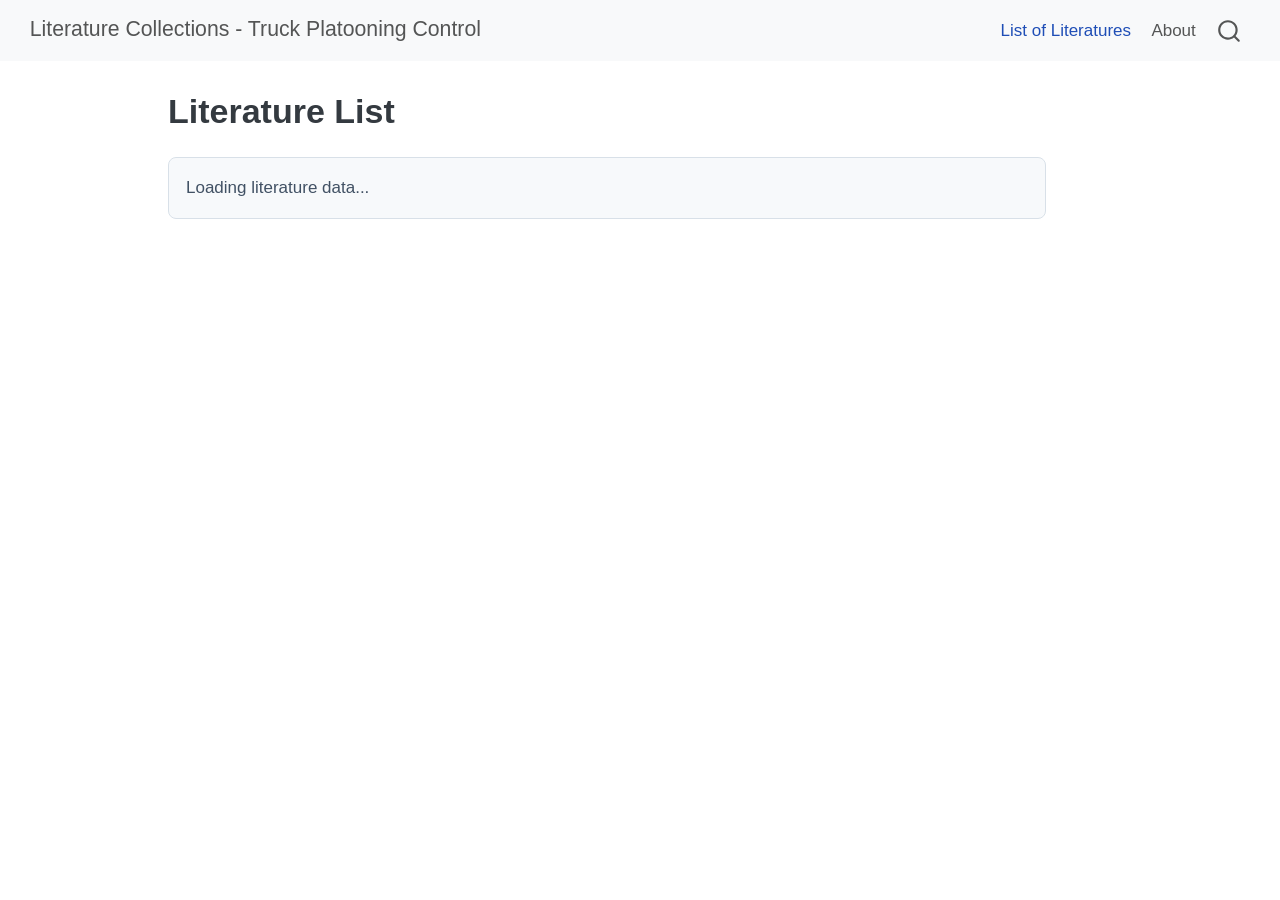
<file: docs/index.html>
<html xmlns="http://www.w3.org/1999/xhtml">    
  <head>      
    <title>Redirect to literatures_list.html</title>      
    <meta http-equiv="refresh" content="0;URL='literatures_list.html'" />    
  </head>    
  <body> 
  </body>  
</html>
</file>
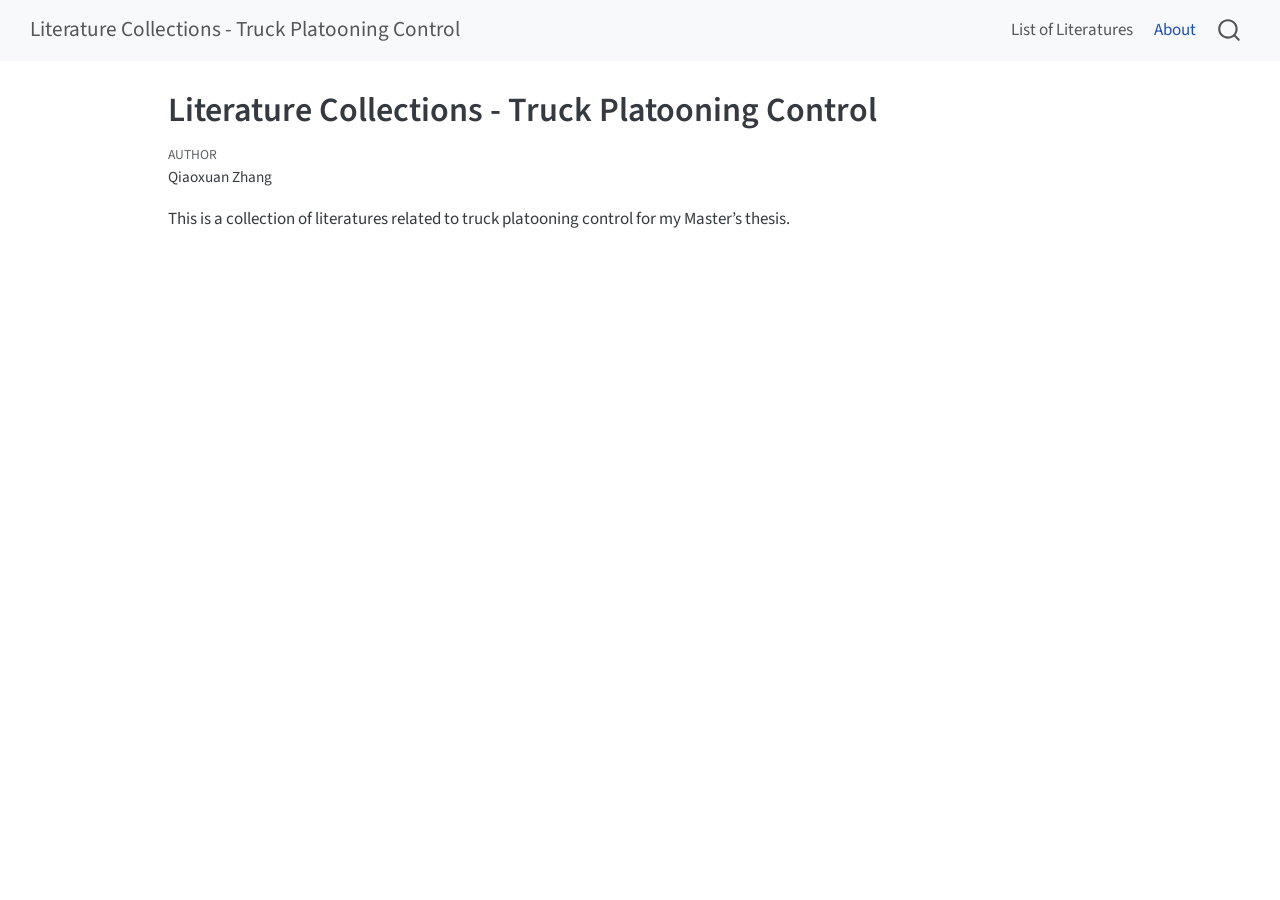
<file: docs/about.html>
<!DOCTYPE html>
<html xmlns="http://www.w3.org/1999/xhtml" lang="en" xml:lang="en"><head>

<meta charset="utf-8">
<meta name="generator" content="quarto-1.8.27">

<meta name="viewport" content="width=device-width, initial-scale=1.0, user-scalable=yes">

<meta name="author" content="Qiaoxuan Zhang">

<title>Literature Collections - Truck Platooning Control</title>
<style>
code{white-space: pre-wrap;}
span.smallcaps{font-variant: small-caps;}
div.columns{display: flex; gap: min(4vw, 1.5em);}
div.column{flex: auto; overflow-x: auto;}
div.hanging-indent{margin-left: 1.5em; text-indent: -1.5em;}
ul.task-list{list-style: none;}
ul.task-list li input[type="checkbox"] {
  width: 0.8em;
  margin: 0 0.8em 0.2em -1em; /* quarto-specific, see https://github.com/quarto-dev/quarto-cli/issues/4556 */ 
  vertical-align: middle;
}
</style>


<script src="site_libs/quarto-nav/quarto-nav.js"></script>
<script src="site_libs/quarto-nav/headroom.min.js"></script>
<script src="site_libs/clipboard/clipboard.min.js"></script>
<script src="site_libs/quarto-search/autocomplete.umd.js"></script>
<script src="site_libs/quarto-search/fuse.min.js"></script>
<script src="site_libs/quarto-search/quarto-search.js"></script>
<meta name="quarto:offset" content="./">
<script src="site_libs/quarto-html/quarto.js" type="module"></script>
<script src="site_libs/quarto-html/tabsets/tabsets.js" type="module"></script>
<script src="site_libs/quarto-html/axe/axe-check.js" type="module"></script>
<script src="site_libs/quarto-html/popper.min.js"></script>
<script src="site_libs/quarto-html/tippy.umd.min.js"></script>
<script src="site_libs/quarto-html/anchor.min.js"></script>
<link href="site_libs/quarto-html/tippy.css" rel="stylesheet">
<link href="site_libs/quarto-html/quarto-syntax-highlighting-ed96de9b727972fe78a7b5d16c58bf87.css" rel="stylesheet" id="quarto-text-highlighting-styles">
<script src="site_libs/bootstrap/bootstrap.min.js"></script>
<link href="site_libs/bootstrap/bootstrap-icons.css" rel="stylesheet">
<link href="site_libs/bootstrap/bootstrap-5b4ad623e5705c0698d39aec6f10cf02.min.css" rel="stylesheet" append-hash="true" id="quarto-bootstrap" data-mode="light">
<script id="quarto-search-options" type="application/json">{
  "location": "navbar",
  "copy-button": false,
  "collapse-after": 3,
  "panel-placement": "end",
  "type": "overlay",
  "limit": 50,
  "keyboard-shortcut": [
    "f",
    "/",
    "s"
  ],
  "language": {
    "search-no-results-text": "No results",
    "search-matching-documents-text": "matching documents",
    "search-copy-link-title": "Copy link to search",
    "search-hide-matches-text": "Hide additional matches",
    "search-more-match-text": "more match in this document",
    "search-more-matches-text": "more matches in this document",
    "search-clear-button-title": "Clear",
    "search-text-placeholder": "",
    "search-detached-cancel-button-title": "Cancel",
    "search-submit-button-title": "Submit",
    "search-label": "Search"
  }
}</script>


<link rel="stylesheet" href="styles.css">
</head>

<body class="nav-fixed quarto-light">

<div id="quarto-search-results"></div>
  <header id="quarto-header" class="headroom fixed-top">
    <nav class="navbar navbar-expand-lg " data-bs-theme="dark">
      <div class="navbar-container container-fluid">
      <div class="navbar-brand-container mx-auto">
    <a class="navbar-brand" href="./index.html">
    <span class="navbar-title">Literature Collections - Truck Platooning Control</span>
    </a>
  </div>
            <div id="quarto-search" class="" title="Search"></div>
          <button class="navbar-toggler" type="button" data-bs-toggle="collapse" data-bs-target="#navbarCollapse" aria-controls="navbarCollapse" role="menu" aria-expanded="false" aria-label="Toggle navigation" onclick="if (window.quartoToggleHeadroom) { window.quartoToggleHeadroom(); }">
  <span class="navbar-toggler-icon"></span>
</button>
          <div class="collapse navbar-collapse" id="navbarCollapse">
            <ul class="navbar-nav navbar-nav-scroll ms-auto">
  <li class="nav-item">
    <a class="nav-link" href="./literatures_list.html"> 
<span class="menu-text">List of Literatures</span></a>
  </li>  
  <li class="nav-item">
    <a class="nav-link active" href="./about.html" aria-current="page"> 
<span class="menu-text">About</span></a>
  </li>  
</ul>
          </div> <!-- /navcollapse -->
            <div class="quarto-navbar-tools">
</div>
      </div> <!-- /container-fluid -->
    </nav>
</header>
<!-- content -->
<div id="quarto-content" class="quarto-container page-columns page-rows-contents page-layout-article page-navbar">
<!-- sidebar -->
<!-- margin-sidebar -->
    <div id="quarto-margin-sidebar" class="sidebar margin-sidebar zindex-bottom">
        
    </div>
<!-- main -->
<main class="content" id="quarto-document-content">

<header id="title-block-header" class="quarto-title-block default">
<div class="quarto-title">
<h1 class="title">Literature Collections - Truck Platooning Control</h1>
</div>



<div class="quarto-title-meta">

    <div>
    <div class="quarto-title-meta-heading">Author</div>
    <div class="quarto-title-meta-contents">
             <p>Qiaoxuan Zhang </p>
          </div>
  </div>
    
  
    
  </div>
  


</header>


<p>This is a collection of literatures related to truck platooning control for my Master’s thesis.</p>



</main> <!-- /main -->
<script id="quarto-html-after-body" type="application/javascript">
  window.document.addEventListener("DOMContentLoaded", function (event) {
    const icon = "";
    const anchorJS = new window.AnchorJS();
    anchorJS.options = {
      placement: 'right',
      icon: icon
    };
    anchorJS.add('.anchored');
    const isCodeAnnotation = (el) => {
      for (const clz of el.classList) {
        if (clz.startsWith('code-annotation-')) {                     
          return true;
        }
      }
      return false;
    }
    const onCopySuccess = function(e) {
      // button target
      const button = e.trigger;
      // don't keep focus
      button.blur();
      // flash "checked"
      button.classList.add('code-copy-button-checked');
      var currentTitle = button.getAttribute("title");
      button.setAttribute("title", "Copied!");
      let tooltip;
      if (window.bootstrap) {
        button.setAttribute("data-bs-toggle", "tooltip");
        button.setAttribute("data-bs-placement", "left");
        button.setAttribute("data-bs-title", "Copied!");
        tooltip = new bootstrap.Tooltip(button, 
          { trigger: "manual", 
            customClass: "code-copy-button-tooltip",
            offset: [0, -8]});
        tooltip.show();    
      }
      setTimeout(function() {
        if (tooltip) {
          tooltip.hide();
          button.removeAttribute("data-bs-title");
          button.removeAttribute("data-bs-toggle");
          button.removeAttribute("data-bs-placement");
        }
        button.setAttribute("title", currentTitle);
        button.classList.remove('code-copy-button-checked');
      }, 1000);
      // clear code selection
      e.clearSelection();
    }
    const getTextToCopy = function(trigger) {
      const outerScaffold = trigger.parentElement.cloneNode(true);
      const codeEl = outerScaffold.querySelector('code');
      for (const childEl of codeEl.children) {
        if (isCodeAnnotation(childEl)) {
          childEl.remove();
        }
      }
      return codeEl.innerText;
    }
    const clipboard = new window.ClipboardJS('.code-copy-button:not([data-in-quarto-modal])', {
      text: getTextToCopy
    });
    clipboard.on('success', onCopySuccess);
    if (window.document.getElementById('quarto-embedded-source-code-modal')) {
      const clipboardModal = new window.ClipboardJS('.code-copy-button[data-in-quarto-modal]', {
        text: getTextToCopy,
        container: window.document.getElementById('quarto-embedded-source-code-modal')
      });
      clipboardModal.on('success', onCopySuccess);
    }
      var localhostRegex = new RegExp(/^(?:http|https):\/\/localhost\:?[0-9]*\//);
      var mailtoRegex = new RegExp(/^mailto:/);
        var filterRegex = new RegExp('/' + window.location.host + '/');
      var isInternal = (href) => {
          return filterRegex.test(href) || localhostRegex.test(href) || mailtoRegex.test(href);
      }
      // Inspect non-navigation links and adorn them if external
     var links = window.document.querySelectorAll('a[href]:not(.nav-link):not(.navbar-brand):not(.toc-action):not(.sidebar-link):not(.sidebar-item-toggle):not(.pagination-link):not(.no-external):not([aria-hidden]):not(.dropdown-item):not(.quarto-navigation-tool):not(.about-link)');
      for (var i=0; i<links.length; i++) {
        const link = links[i];
        if (!isInternal(link.href)) {
          // undo the damage that might have been done by quarto-nav.js in the case of
          // links that we want to consider external
          if (link.dataset.originalHref !== undefined) {
            link.href = link.dataset.originalHref;
          }
        }
      }
    function tippyHover(el, contentFn, onTriggerFn, onUntriggerFn) {
      const config = {
        allowHTML: true,
        maxWidth: 500,
        delay: 100,
        arrow: false,
        appendTo: function(el) {
            return el.parentElement;
        },
        interactive: true,
        interactiveBorder: 10,
        theme: 'quarto',
        placement: 'bottom-start',
      };
      if (contentFn) {
        config.content = contentFn;
      }
      if (onTriggerFn) {
        config.onTrigger = onTriggerFn;
      }
      if (onUntriggerFn) {
        config.onUntrigger = onUntriggerFn;
      }
      window.tippy(el, config); 
    }
    const noterefs = window.document.querySelectorAll('a[role="doc-noteref"]');
    for (var i=0; i<noterefs.length; i++) {
      const ref = noterefs[i];
      tippyHover(ref, function() {
        // use id or data attribute instead here
        let href = ref.getAttribute('data-footnote-href') || ref.getAttribute('href');
        try { href = new URL(href).hash; } catch {}
        const id = href.replace(/^#\/?/, "");
        const note = window.document.getElementById(id);
        if (note) {
          return note.innerHTML;
        } else {
          return "";
        }
      });
    }
    const xrefs = window.document.querySelectorAll('a.quarto-xref');
    const processXRef = (id, note) => {
      // Strip column container classes
      const stripColumnClz = (el) => {
        el.classList.remove("page-full", "page-columns");
        if (el.children) {
          for (const child of el.children) {
            stripColumnClz(child);
          }
        }
      }
      stripColumnClz(note)
      if (id === null || id.startsWith('sec-')) {
        // Special case sections, only their first couple elements
        const container = document.createElement("div");
        if (note.children && note.children.length > 2) {
          container.appendChild(note.children[0].cloneNode(true));
          for (let i = 1; i < note.children.length; i++) {
            const child = note.children[i];
            if (child.tagName === "P" && child.innerText === "") {
              continue;
            } else {
              container.appendChild(child.cloneNode(true));
              break;
            }
          }
          if (window.Quarto?.typesetMath) {
            window.Quarto.typesetMath(container);
          }
          return container.innerHTML
        } else {
          if (window.Quarto?.typesetMath) {
            window.Quarto.typesetMath(note);
          }
          return note.innerHTML;
        }
      } else {
        // Remove any anchor links if they are present
        const anchorLink = note.querySelector('a.anchorjs-link');
        if (anchorLink) {
          anchorLink.remove();
        }
        if (window.Quarto?.typesetMath) {
          window.Quarto.typesetMath(note);
        }
        if (note.classList.contains("callout")) {
          return note.outerHTML;
        } else {
          return note.innerHTML;
        }
      }
    }
    for (var i=0; i<xrefs.length; i++) {
      const xref = xrefs[i];
      tippyHover(xref, undefined, function(instance) {
        instance.disable();
        let url = xref.getAttribute('href');
        let hash = undefined; 
        if (url.startsWith('#')) {
          hash = url;
        } else {
          try { hash = new URL(url).hash; } catch {}
        }
        if (hash) {
          const id = hash.replace(/^#\/?/, "");
          const note = window.document.getElementById(id);
          if (note !== null) {
            try {
              const html = processXRef(id, note.cloneNode(true));
              instance.setContent(html);
            } finally {
              instance.enable();
              instance.show();
            }
          } else {
            // See if we can fetch this
            fetch(url.split('#')[0])
            .then(res => res.text())
            .then(html => {
              const parser = new DOMParser();
              const htmlDoc = parser.parseFromString(html, "text/html");
              const note = htmlDoc.getElementById(id);
              if (note !== null) {
                const html = processXRef(id, note);
                instance.setContent(html);
              } 
            }).finally(() => {
              instance.enable();
              instance.show();
            });
          }
        } else {
          // See if we can fetch a full url (with no hash to target)
          // This is a special case and we should probably do some content thinning / targeting
          fetch(url)
          .then(res => res.text())
          .then(html => {
            const parser = new DOMParser();
            const htmlDoc = parser.parseFromString(html, "text/html");
            const note = htmlDoc.querySelector('main.content');
            if (note !== null) {
              // This should only happen for chapter cross references
              // (since there is no id in the URL)
              // remove the first header
              if (note.children.length > 0 && note.children[0].tagName === "HEADER") {
                note.children[0].remove();
              }
              const html = processXRef(null, note);
              instance.setContent(html);
            } 
          }).finally(() => {
            instance.enable();
            instance.show();
          });
        }
      }, function(instance) {
      });
    }
        let selectedAnnoteEl;
        const selectorForAnnotation = ( cell, annotation) => {
          let cellAttr = 'data-code-cell="' + cell + '"';
          let lineAttr = 'data-code-annotation="' +  annotation + '"';
          const selector = 'span[' + cellAttr + '][' + lineAttr + ']';
          return selector;
        }
        const selectCodeLines = (annoteEl) => {
          const doc = window.document;
          const targetCell = annoteEl.getAttribute("data-target-cell");
          const targetAnnotation = annoteEl.getAttribute("data-target-annotation");
          const annoteSpan = window.document.querySelector(selectorForAnnotation(targetCell, targetAnnotation));
          const lines = annoteSpan.getAttribute("data-code-lines").split(",");
          const lineIds = lines.map((line) => {
            return targetCell + "-" + line;
          })
          let top = null;
          let height = null;
          let parent = null;
          if (lineIds.length > 0) {
              //compute the position of the single el (top and bottom and make a div)
              const el = window.document.getElementById(lineIds[0]);
              top = el.offsetTop;
              height = el.offsetHeight;
              parent = el.parentElement.parentElement;
            if (lineIds.length > 1) {
              const lastEl = window.document.getElementById(lineIds[lineIds.length - 1]);
              const bottom = lastEl.offsetTop + lastEl.offsetHeight;
              height = bottom - top;
            }
            if (top !== null && height !== null && parent !== null) {
              // cook up a div (if necessary) and position it 
              let div = window.document.getElementById("code-annotation-line-highlight");
              if (div === null) {
                div = window.document.createElement("div");
                div.setAttribute("id", "code-annotation-line-highlight");
                div.style.position = 'absolute';
                parent.appendChild(div);
              }
              div.style.top = top - 2 + "px";
              div.style.height = height + 4 + "px";
              div.style.left = 0;
              let gutterDiv = window.document.getElementById("code-annotation-line-highlight-gutter");
              if (gutterDiv === null) {
                gutterDiv = window.document.createElement("div");
                gutterDiv.setAttribute("id", "code-annotation-line-highlight-gutter");
                gutterDiv.style.position = 'absolute';
                const codeCell = window.document.getElementById(targetCell);
                const gutter = codeCell.querySelector('.code-annotation-gutter');
                gutter.appendChild(gutterDiv);
              }
              gutterDiv.style.top = top - 2 + "px";
              gutterDiv.style.height = height + 4 + "px";
            }
            selectedAnnoteEl = annoteEl;
          }
        };
        const unselectCodeLines = () => {
          const elementsIds = ["code-annotation-line-highlight", "code-annotation-line-highlight-gutter"];
          elementsIds.forEach((elId) => {
            const div = window.document.getElementById(elId);
            if (div) {
              div.remove();
            }
          });
          selectedAnnoteEl = undefined;
        };
          // Handle positioning of the toggle
      window.addEventListener(
        "resize",
        throttle(() => {
          elRect = undefined;
          if (selectedAnnoteEl) {
            selectCodeLines(selectedAnnoteEl);
          }
        }, 10)
      );
      function throttle(fn, ms) {
      let throttle = false;
      let timer;
        return (...args) => {
          if(!throttle) { // first call gets through
              fn.apply(this, args);
              throttle = true;
          } else { // all the others get throttled
              if(timer) clearTimeout(timer); // cancel #2
              timer = setTimeout(() => {
                fn.apply(this, args);
                timer = throttle = false;
              }, ms);
          }
        };
      }
        // Attach click handler to the DT
        const annoteDls = window.document.querySelectorAll('dt[data-target-cell]');
        for (const annoteDlNode of annoteDls) {
          annoteDlNode.addEventListener('click', (event) => {
            const clickedEl = event.target;
            if (clickedEl !== selectedAnnoteEl) {
              unselectCodeLines();
              const activeEl = window.document.querySelector('dt[data-target-cell].code-annotation-active');
              if (activeEl) {
                activeEl.classList.remove('code-annotation-active');
              }
              selectCodeLines(clickedEl);
              clickedEl.classList.add('code-annotation-active');
            } else {
              // Unselect the line
              unselectCodeLines();
              clickedEl.classList.remove('code-annotation-active');
            }
          });
        }
    const findCites = (el) => {
      const parentEl = el.parentElement;
      if (parentEl) {
        const cites = parentEl.dataset.cites;
        if (cites) {
          return {
            el,
            cites: cites.split(' ')
          };
        } else {
          return findCites(el.parentElement)
        }
      } else {
        return undefined;
      }
    };
    var bibliorefs = window.document.querySelectorAll('a[role="doc-biblioref"]');
    for (var i=0; i<bibliorefs.length; i++) {
      const ref = bibliorefs[i];
      const citeInfo = findCites(ref);
      if (citeInfo) {
        tippyHover(citeInfo.el, function() {
          var popup = window.document.createElement('div');
          citeInfo.cites.forEach(function(cite) {
            var citeDiv = window.document.createElement('div');
            citeDiv.classList.add('hanging-indent');
            citeDiv.classList.add('csl-entry');
            var biblioDiv = window.document.getElementById('ref-' + cite);
            if (biblioDiv) {
              citeDiv.innerHTML = biblioDiv.innerHTML;
            }
            popup.appendChild(citeDiv);
          });
          return popup.innerHTML;
        });
      }
    }
  });
  </script>
</div> <!-- /content -->




</body></html>
</file>
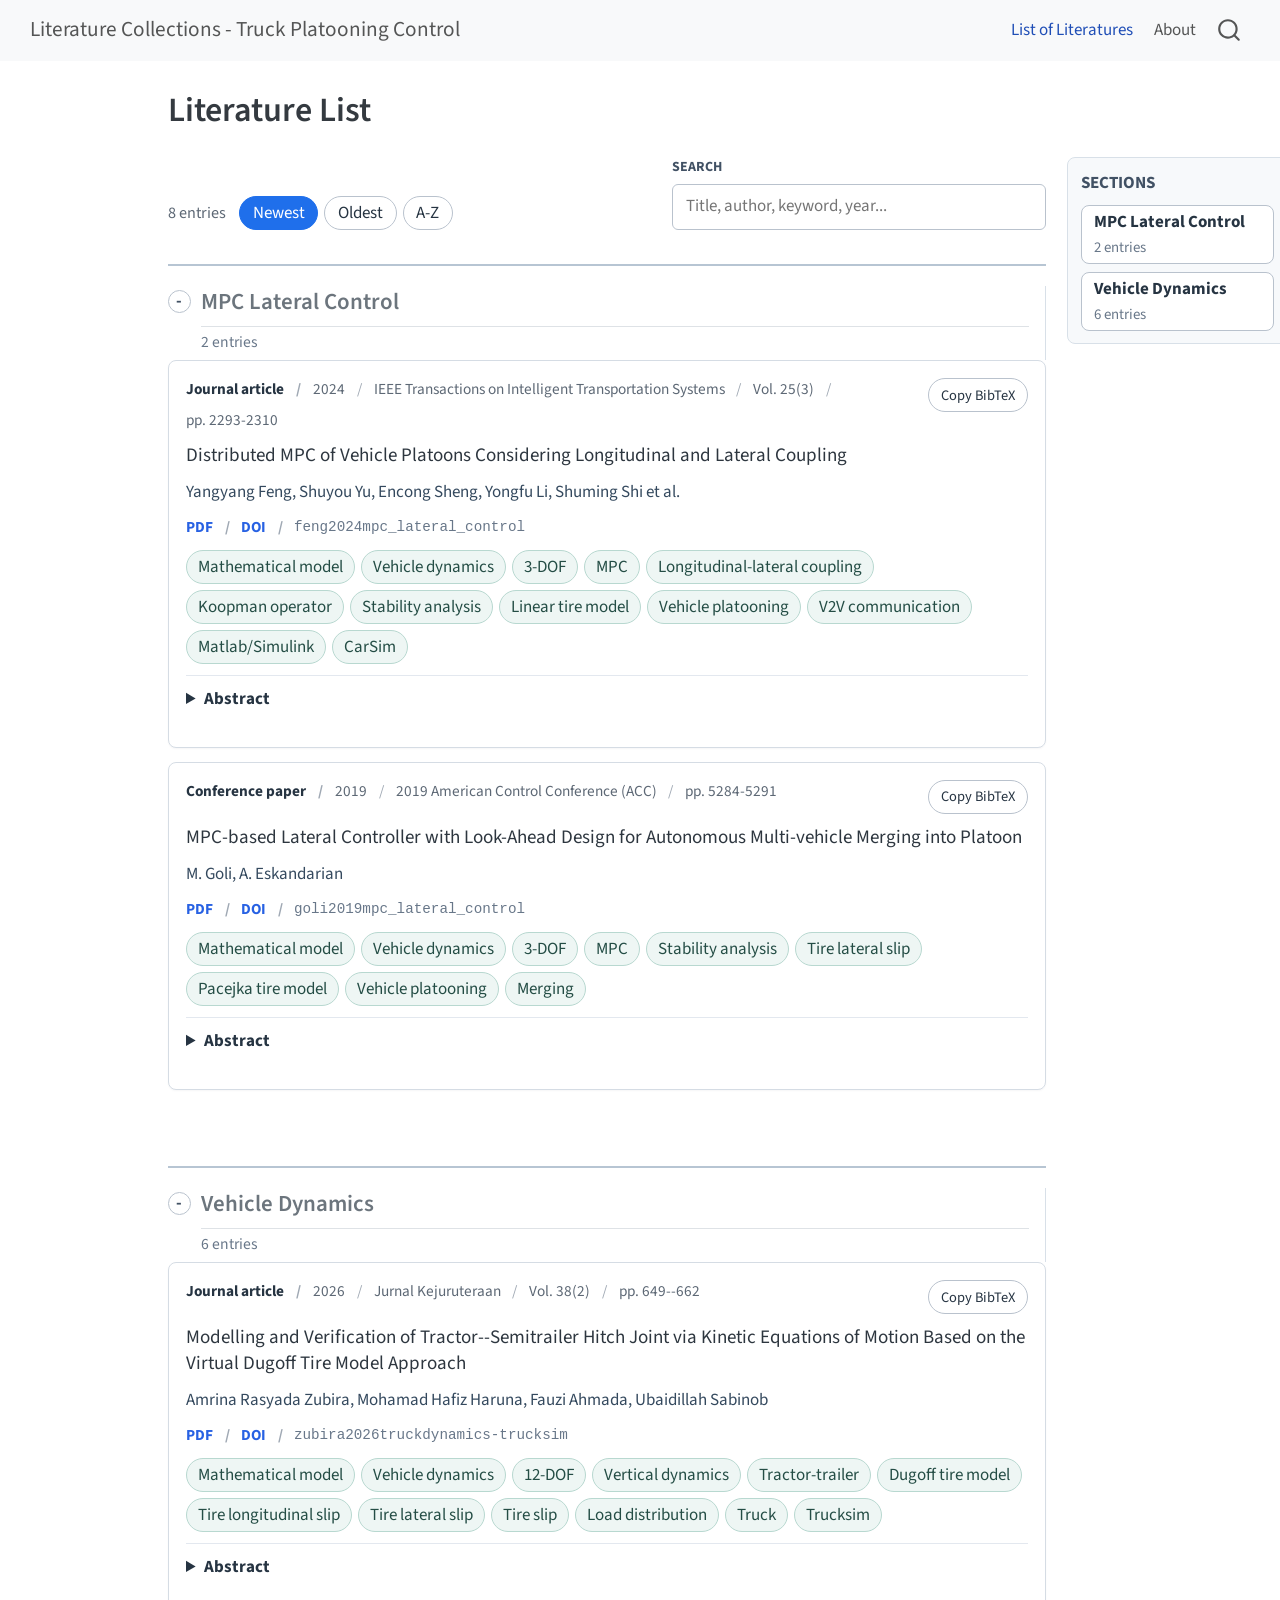
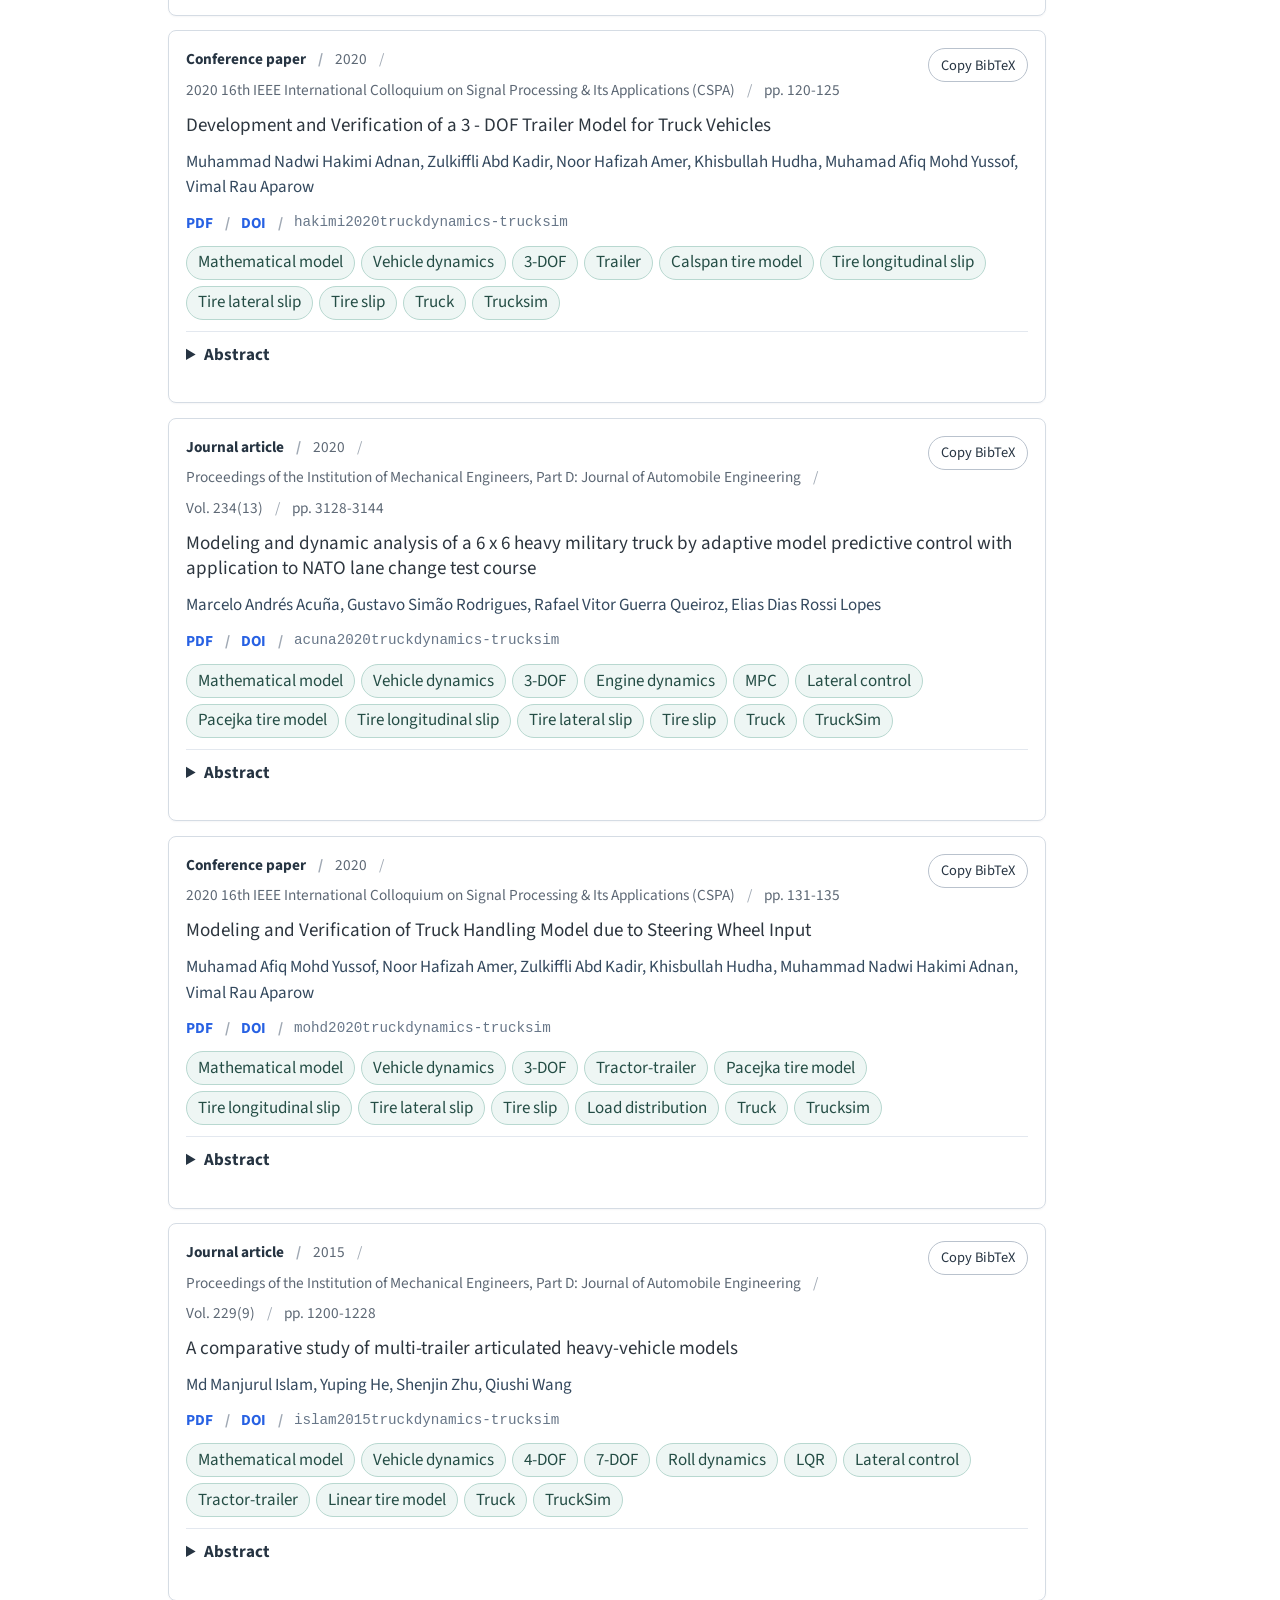
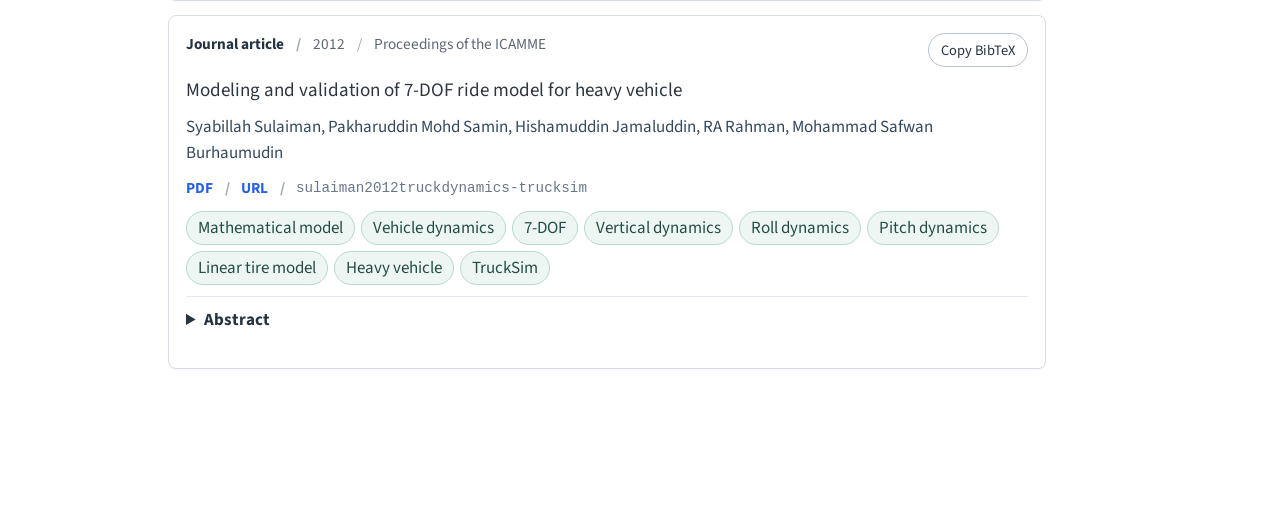
<file: docs/literatures_list.html>
<!DOCTYPE html>
<html xmlns="http://www.w3.org/1999/xhtml" lang="en" xml:lang="en"><head>

<meta charset="utf-8">
<meta name="generator" content="quarto-1.8.27">

<meta name="viewport" content="width=device-width, initial-scale=1.0, user-scalable=yes">


<title>Literature List – Literature Collections - Truck Platooning Control</title>
<style>
code{white-space: pre-wrap;}
span.smallcaps{font-variant: small-caps;}
div.columns{display: flex; gap: min(4vw, 1.5em);}
div.column{flex: auto; overflow-x: auto;}
div.hanging-indent{margin-left: 1.5em; text-indent: -1.5em;}
ul.task-list{list-style: none;}
ul.task-list li input[type="checkbox"] {
  width: 0.8em;
  margin: 0 0.8em 0.2em -1em; /* quarto-specific, see https://github.com/quarto-dev/quarto-cli/issues/4556 */ 
  vertical-align: middle;
}
</style>


<script src="site_libs/quarto-nav/quarto-nav.js"></script>
<script src="site_libs/quarto-nav/headroom.min.js"></script>
<script src="site_libs/clipboard/clipboard.min.js"></script>
<script src="site_libs/quarto-search/autocomplete.umd.js"></script>
<script src="site_libs/quarto-search/fuse.min.js"></script>
<script src="site_libs/quarto-search/quarto-search.js"></script>
<meta name="quarto:offset" content="./">
<script src="site_libs/quarto-html/quarto.js" type="module"></script>
<script src="site_libs/quarto-html/tabsets/tabsets.js" type="module"></script>
<script src="site_libs/quarto-html/axe/axe-check.js" type="module"></script>
<script src="site_libs/quarto-html/popper.min.js"></script>
<script src="site_libs/quarto-html/tippy.umd.min.js"></script>
<script src="site_libs/quarto-html/anchor.min.js"></script>
<link href="site_libs/quarto-html/tippy.css" rel="stylesheet">
<link href="site_libs/quarto-html/quarto-syntax-highlighting-ed96de9b727972fe78a7b5d16c58bf87.css" rel="stylesheet" id="quarto-text-highlighting-styles">
<script src="site_libs/bootstrap/bootstrap.min.js"></script>
<link href="site_libs/bootstrap/bootstrap-icons.css" rel="stylesheet">
<link href="site_libs/bootstrap/bootstrap-5b4ad623e5705c0698d39aec6f10cf02.min.css" rel="stylesheet" append-hash="true" id="quarto-bootstrap" data-mode="light">
<script id="quarto-search-options" type="application/json">{
  "location": "navbar",
  "copy-button": false,
  "collapse-after": 3,
  "panel-placement": "end",
  "type": "overlay",
  "limit": 50,
  "keyboard-shortcut": [
    "f",
    "/",
    "s"
  ],
  "language": {
    "search-no-results-text": "No results",
    "search-matching-documents-text": "matching documents",
    "search-copy-link-title": "Copy link to search",
    "search-hide-matches-text": "Hide additional matches",
    "search-more-match-text": "more match in this document",
    "search-more-matches-text": "more matches in this document",
    "search-clear-button-title": "Clear",
    "search-text-placeholder": "",
    "search-detached-cancel-button-title": "Cancel",
    "search-submit-button-title": "Submit",
    "search-label": "Search"
  }
}</script>


<link rel="stylesheet" href="styles.css">
</head>

<body class="nav-fixed quarto-light">

<div id="quarto-search-results"></div>
  <header id="quarto-header" class="headroom fixed-top">
    <nav class="navbar navbar-expand-lg " data-bs-theme="dark">
      <div class="navbar-container container-fluid">
      <div class="navbar-brand-container mx-auto">
    <a class="navbar-brand" href="./index.html">
    <span class="navbar-title">Literature Collections - Truck Platooning Control</span>
    </a>
  </div>
            <div id="quarto-search" class="" title="Search"></div>
          <button class="navbar-toggler" type="button" data-bs-toggle="collapse" data-bs-target="#navbarCollapse" aria-controls="navbarCollapse" role="menu" aria-expanded="false" aria-label="Toggle navigation" onclick="if (window.quartoToggleHeadroom) { window.quartoToggleHeadroom(); }">
  <span class="navbar-toggler-icon"></span>
</button>
          <div class="collapse navbar-collapse" id="navbarCollapse">
            <ul class="navbar-nav navbar-nav-scroll ms-auto">
  <li class="nav-item">
    <a class="nav-link active" href="./literatures_list.html" aria-current="page"> 
<span class="menu-text">List of Literatures</span></a>
  </li>  
  <li class="nav-item">
    <a class="nav-link" href="./about.html"> 
<span class="menu-text">About</span></a>
  </li>  
</ul>
          </div> <!-- /navcollapse -->
            <div class="quarto-navbar-tools">
</div>
      </div> <!-- /container-fluid -->
    </nav>
</header>
<!-- content -->
<div id="quarto-content" class="quarto-container page-columns page-rows-contents page-layout-article page-navbar">
<!-- sidebar -->
<!-- margin-sidebar -->
    <div id="quarto-margin-sidebar" class="sidebar margin-sidebar zindex-bottom">
        
    </div>
<!-- main -->
<main class="content" id="quarto-document-content">

<header id="title-block-header" class="quarto-title-block default">
<div class="quarto-title">
<h1 class="title">Literature List</h1>
</div>



<div class="quarto-title-meta">

    
  
    
  </div>
  


</header>


<div class="literature-browser" data-pdf-parent-dir="http://localhost:4000"></div>
<script>
(function () {
  const entryTypeLabels = {
    article: "Journal article",
    book: "Book",
    booklet: "Booklet",
    conference: "Conference paper",
    inbook: "Book chapter",
    incollection: "Collection chapter",
    inproceedings: "Conference paper",
    manual: "Manual",
    mastersthesis: "Master's thesis",
    misc: "Miscellaneous",
    phdthesis: "PhD thesis",
    proceedings: "Proceedings",
    techreport: "Technical report",
    unpublished: "Unpublished"
  };

  function splitDataList(value) {
    if (!value) {
      return [];
    }

    const trimmed = value.trim();
    if (!trimmed) {
      return [];
    }

    if (trimmed.startsWith("[") && trimmed.endsWith("]")) {
      try {
        const parsed = JSON.parse(trimmed);
        return Array.isArray(parsed) ? parsed.map(String).map((item) => item.trim()).filter(Boolean) : [];
      } catch (_error) {
        return [];
      }
    }

    return trimmed.split(",").map((item) => item.trim()).filter(Boolean);
  }

  function escapeHtml(value) {
    return String(value || "")
      .replace(/&/g, "&amp;")
      .replace(/</g, "&lt;")
      .replace(/>/g, "&gt;")
      .replace(/"/g, "&quot;")
      .replace(/'/g, "&#039;");
  }

  function normalizeSpace(value) {
    return String(value || "").replace(/\s+/g, " ").trim();
  }

  function stripWrappingDelimiters(value) {
    let text = String(value || "").trim();
    let changed = true;

    while (changed && text.length >= 2) {
      changed = false;
      const first = text[0];
      const last = text[text.length - 1];
      if ((first === "{" && last === "}") || (first === "\"" && last === "\"")) {
        text = text.slice(1, -1).trim();
        changed = true;
      }
    }

    return text;
  }

  function cleanBibValue(value) {
    return normalizeSpace(
      stripWrappingDelimiters(value)
        .replace(/[{}]/g, "")
        .replace(/\\&/g, "&")
        .replace(/\\_/g, "_")
        .replace(/\\%/g, "%")
        .replace(/\\#/g, "#")
        .replace(/\\textendash\s*/g, "-")
        .replace(/\\textemdash\s*/g, "-")
        .replace(/``|''/g, "\"")
        .replace(/~/g, " ")
    );
  }

  function findMatchingEntryEnd(text, startIndex, openChar) {
    const closeChar = openChar === "{" ? "}" : ")";
    let depth = 1;
    let inQuote = false;
    let escaped = false;

    for (let index = startIndex + 1; index < text.length; index += 1) {
      const char = text[index];

      if (escaped) {
        escaped = false;
        continue;
      }

      if (char === "\\") {
        escaped = true;
        continue;
      }

      if (inQuote) {
        if (char === "\"") {
          inQuote = false;
        }
        continue;
      }

      if (char === "\"") {
        inQuote = true;
        continue;
      }

      if (char === openChar) {
        depth += 1;
      } else if (char === closeChar) {
        depth -= 1;
        if (depth === 0) {
          return index;
        }
      }
    }

    return -1;
  }

  function findTopLevelComma(value) {
    let depth = 0;
    let inQuote = false;
    let escaped = false;

    for (let index = 0; index < value.length; index += 1) {
      const char = value[index];

      if (escaped) {
        escaped = false;
        continue;
      }

      if (char === "\\") {
        escaped = true;
        continue;
      }

      if (inQuote) {
        if (char === "\"") {
          inQuote = false;
        }
        continue;
      }

      if (char === "\"") {
        inQuote = true;
      } else if (char === "{") {
        depth += 1;
      } else if (char === "}") {
        depth = Math.max(0, depth - 1);
      } else if (char === "," && depth === 0) {
        return index;
      }
    }

    return -1;
  }

  function readFieldValue(body, startIndex) {
    let index = startIndex;
    while (index < body.length && /\s/.test(body[index])) {
      index += 1;
    }

    if (body[index] === "{") {
      const end = findMatchingEntryEnd(body, index, "{");
      return {
        raw: end === -1 ? body.slice(index) : body.slice(index, end + 1),
        nextIndex: end === -1 ? body.length : end + 1
      };
    }

    if (body[index] === "\"") {
      let escaped = false;
      for (let cursor = index + 1; cursor < body.length; cursor += 1) {
        const char = body[cursor];
        if (escaped) {
          escaped = false;
          continue;
        }
        if (char === "\\") {
          escaped = true;
          continue;
        }
        if (char === "\"") {
          return {
            raw: body.slice(index, cursor + 1),
            nextIndex: cursor + 1
          };
        }
      }
      return { raw: body.slice(index), nextIndex: body.length };
    }

    let cursor = index;
    while (cursor < body.length && body[cursor] !== ",") {
      cursor += 1;
    }

    return {
      raw: body.slice(index, cursor).trim(),
      nextIndex: cursor
    };
  }

  function parseFields(body) {
    const fields = {};
    let index = 0;

    while (index < body.length) {
      while (index < body.length && (/[\s,]/.test(body[index]))) {
        index += 1;
      }

      const nameStart = index;
      while (index < body.length && /[A-Za-z0-9_:-]/.test(body[index])) {
        index += 1;
      }

      const name = body.slice(nameStart, index).trim().toLowerCase();
      if (!name) {
        index += 1;
        continue;
      }

      while (index < body.length && /\s/.test(body[index])) {
        index += 1;
      }

      if (body[index] !== "=") {
        index += 1;
        continue;
      }

      const value = readFieldValue(body, index + 1);
      fields[name] = cleanBibValue(value.raw);
      index = value.nextIndex;

      while (index < body.length && body[index] !== ",") {
        index += 1;
      }
    }

    return fields;
  }

  function parseBibtex(text, sourceName) {
    const entries = [];
    let index = 0;

    while (index < text.length) {
      const atIndex = text.indexOf("@", index);
      if (atIndex === -1) {
        break;
      }

      let cursor = atIndex + 1;
      while (cursor < text.length && /\s/.test(text[cursor])) {
        cursor += 1;
      }

      const typeStart = cursor;
      while (cursor < text.length && /[A-Za-z]/.test(text[cursor])) {
        cursor += 1;
      }

      const type = text.slice(typeStart, cursor).toLowerCase();
      while (cursor < text.length && /\s/.test(text[cursor])) {
        cursor += 1;
      }

      const openChar = text[cursor];
      if (openChar !== "{" && openChar !== "(") {
        index = cursor + 1;
        continue;
      }

      const endIndex = findMatchingEntryEnd(text, cursor, openChar);
      if (endIndex === -1) {
        break;
      }

      if (!["comment", "preamble", "string"].includes(type)) {
        const content = text.slice(cursor + 1, endIndex);
        const commaIndex = findTopLevelComma(content);
        if (commaIndex !== -1) {
          const key = cleanBibValue(content.slice(0, commaIndex));
          const fields = parseFields(content.slice(commaIndex + 1));
          entries.push({
            key,
            source: sourceName,
            type,
            fields,
            raw: text.slice(atIndex, endIndex + 1)
          });
        }
      }

      index = endIndex + 1;
    }

    return entries;
  }

  function splitAuthors(authorField) {
    if (!authorField) {
      return [];
    }

    return authorField
      .split(/\s+and\s+/i)
      .map((author) => cleanBibValue(author))
      .filter(Boolean);
  }

  function formatAuthor(author) {
    const parts = author.split(",").map((part) => part.trim()).filter(Boolean);
    if (parts.length >= 2) {
      return normalizeSpace(`${parts.slice(1).join(" ")} ${parts[0]}`);
    }
    return author;
  }

  function formatAuthors(authorField) {
    const authors = splitAuthors(authorField).map(formatAuthor);
    if (!authors.length) {
      return "Unknown authors";
    }

    if (authors.length > 6) {
      return `${authors.slice(0, 5).join(", ")} et al.`;
    }

    return authors.join(", ");
  }

  function splitKeywords(keywordsField) {
    if (!keywordsField) {
      return [];
    }

    const delimiter = keywordsField.includes(";") ? ";" : ",";
    const seen = new Set();
    return keywordsField
      .split(delimiter)
      .map((keyword) => cleanBibValue(keyword))
      .filter(Boolean)
      .filter((keyword) => {
        const normalized = keyword.toLowerCase();
        if (seen.has(normalized)) {
          return false;
        }
        seen.add(normalized);
        return true;
      });
  }

  function getVenue(fields) {
    return fields.journal || fields.booktitle || fields.publisher || fields.institution || fields.school || "";
  }

  function normalizeDoiUrl(doi) {
    const cleaned = cleanBibValue(doi).replace(/^doi:\s*/i, "");
    if (!cleaned) {
      return "";
    }

    if (/^https?:\/\//i.test(cleaned)) {
      return cleaned;
    }

    if (/^doi\.org\//i.test(cleaned)) {
      return `https://${cleaned}`;
    }

    return `https://doi.org/${cleaned}`;
  }

  function normalizeLocalPdfPath(value) {
    const cleaned = cleanBibValue(value);
    if (!cleaned) {
      return "";
    }

    if (/^https?:\/\//i.test(cleaned) || /^file:\/\//i.test(cleaned)) {
      return cleaned;
    }

    if (/^[A-Za-z]:[\\/].*\.pdf($|[?#])/i.test(cleaned)) {
      return `file:///${cleaned.replace(/\\/g, "/")}`;
    }

    if (/\.pdf($|[?#])/i.test(cleaned) && !cleaned.includes(":")) {
      return cleaned.startsWith("/") ? `file://${cleaned}` : cleaned;
    }

    const pdfMatch = cleaned.match(/(?:^|[:;])([^:;]+\.pdf)(?=[:;]|$)/i);
    return pdfMatch ? normalizeLocalPdfPath(pdfMatch[1].trim()) : "";
  }

  function encodePathValue(value) {
    return encodeURIComponent(String(value || "").trim());
  }

  function filenameFromTitle(title, fallback) {
    const normalized = cleanBibValue(title || fallback || "")
      .replaceAll("--", "\u2013")
      .replace(/[\\/:*?"<>|]+/g, "")
      .replace(/\s+/g, "_")
      .replace(/_+/g, "_")
      .replace(/^_+|_+$/g, "");

    return normalized || cleanBibValue(fallback || "paper");
  }

  function capitalizeWords(value) {
    return String(value || "").replace(/\S+/g, (word) => (
      word.charAt(0).toUpperCase() + word.slice(1)
    ));
  }

  function getSourceStem(sourceName) {
    const rawSource = String(sourceName || "inline");
    let pathName = rawSource;

    try {
      pathName = new URL(rawSource, document.baseURI).pathname;
    } catch (_error) {
      pathName = rawSource;
    }

    const fileName = decodeURIComponent(pathName.split("/").filter(Boolean).pop() || rawSource);
    return fileName.replace(/\.bib$/i, "") || "inline";
  }

  function getSourceInfo(sourceName) {
    const stem = getSourceStem(sourceName);
    const spaced = stem.replace(/[-_]+/g, " ").trim();
    const title = spaced ? capitalizeWords(spaced) : "Inline";

    return {
      key: stem,
      title
    };
  }

  function normalizePathRoot(root) {
    const trimmed = String(root || "").trim().replace(/\/+$/, "");
    if (!trimmed) {
      return "";
    }

    if (/^file:\/\//i.test(trimmed) || /^https?:\/\//i.test(trimmed)) {
      return trimmed;
    }

    if (/^[A-Za-z]:[\\/]/.test(trimmed)) {
      return `file:///${trimmed.replace(/\\/g, "/")}`;
    }

    if (trimmed.startsWith("/")) {
      return `file://${trimmed}`;
    }

    return trimmed;
  }

  function buildPdfPath(parentDir, sourceInfo, entry) {
    const root = normalizePathRoot(parentDir);
    if (!root) {
      return "";
    }

    const filename = filenameFromTitle(entry.fields.title, entry.key);
    return `${root}/${encodePathValue(sourceInfo.key)}/${encodePathValue(filename)}.pdf`;
  }

  function applyPathTemplate(template, entry) {
    const fields = entry.fields;
    const titleSlug = (fields.title || entry.key || "")
      .toLowerCase()
      .replace(/[^a-z0-9]+/g, "-")
      .replace(/^-+|-+$/g, "");

    return template
      .replaceAll("{key}", encodePathValue(entry.key))
      .replaceAll("{doi}", encodePathValue((fields.doi || "").replace(/^doi:\s*/i, "")))
      .replaceAll("{title}", encodePathValue(titleSlug));
  }

  function getPdfUrl(entry, container, sourceInfo) {
    const fields = entry.fields;
    const explicitPdf = normalizeLocalPdfPath(fields.pdf || fields.localpdf || fields.local_pdf || fields.file);
    if (explicitPdf) {
      return explicitPdf;
    }

    const pathTemplate = container.dataset.pdfPathTemplate || "";
    if (pathTemplate) {
      return applyPathTemplate(pathTemplate, entry);
    }

    const pdfParentDir = container.dataset.pdfParentDir || "";
    if (pdfParentDir) {
      return buildPdfPath(pdfParentDir, sourceInfo, entry);
    }

    const pdfDir = (container.dataset.pdfDir || "").replace(/\/+$/, "");
    if (pdfDir) {
      return `${pdfDir}/${encodePathValue(filenameFromTitle(fields.title, entry.key))}.pdf`;
    }

    return "";
  }

  function yearNumber(entry) {
    const value = Number.parseInt(entry.fields.year, 10);
    return Number.isFinite(value) ? value : 0;
  }

  function comparableTitle(entry) {
    return (entry.fields.title || entry.key || "").toLowerCase();
  }

  function decorateEntry(entry, container, index) {
    const fields = entry.fields;
    const sourceInfo = getSourceInfo(entry.source);
    const keywords = splitKeywords(fields.keywords);
    const venue = getVenue(fields);
    const searchable = [
      entry.key,
      entry.type,
      fields.title,
      fields.author,
      fields.year,
      venue,
      fields.abstract,
      fields.doi,
      fields.url,
      keywords.join(" ")
    ].join(" ").toLowerCase();

    return {
      ...entry,
      id: `${sourceInfo.key}::${entry.key}::${index}`,
      authorsText: formatAuthors(fields.author),
      doiUrl: normalizeDoiUrl(fields.doi),
      keywords,
      pdfUrl: getPdfUrl(entry, container, sourceInfo),
      sourceKey: sourceInfo.key,
      sourceTitle: sourceInfo.title,
      venue,
      searchable
    };
  }

  function sortEntries(entries, sortMode) {
    const sorted = [...entries];

    sorted.sort((left, right) => {
      if (sortMode === "year-asc") {
        return yearNumber(left) - yearNumber(right) || comparableTitle(left).localeCompare(comparableTitle(right));
      }

      if (sortMode === "title-asc") {
        return comparableTitle(left).localeCompare(comparableTitle(right)) || yearNumber(right) - yearNumber(left);
      }

      return yearNumber(right) - yearNumber(left) || comparableTitle(left).localeCompare(comparableTitle(right));
    });

    return sorted;
  }

  function buildMeta(entry) {
    const fields = entry.fields;
    const meta = [];

    if (fields.year) {
      meta.push(`<span>${escapeHtml(fields.year)}</span>`);
    }

    if (entry.venue) {
      meta.push(`<span>${escapeHtml(entry.venue)}</span>`);
    }

    if (fields.volume) {
      meta.push(`<span>Vol. ${escapeHtml(fields.volume)}${fields.number ? `(${escapeHtml(fields.number)})` : ""}</span>`);
    }

    if (fields.pages) {
      meta.push(`<span>pp. ${escapeHtml(fields.pages)}</span>`);
    }

    return meta.join("");
  }

  function renderLinks(entry) {
    const links = [];

    if (entry.pdfUrl) {
      links.push(`<a href="${escapeHtml(entry.pdfUrl)}" target="_blank" rel="noopener">PDF</a>`);
    }

    if (entry.doiUrl) {
      links.push(`<a href="${escapeHtml(entry.doiUrl)}" target="_blank" rel="noopener">DOI</a>`);
    }

    if (entry.fields.url) {
      links.push(`<a href="${escapeHtml(entry.fields.url)}" target="_blank" rel="noopener">URL</a>`);
    }

    links.push(`<span class="lit-card__key">${escapeHtml(entry.key)}</span>`);

    return links.join("");
  }

  function renderTitle(entry) {
    const title = escapeHtml(entry.fields.title || entry.key);
    const titleUrl = entry.doiUrl || entry.fields.url || "";
    if (!titleUrl) {
      return title;
    }

    return `<a href="${escapeHtml(titleUrl)}" target="_blank" rel="noopener" title="Open source">${title}</a>`;
  }

  function renderKeywordButtons(entry, activeKeywords) {
    if (!entry.keywords.length) {
      return "";
    }

    return `
      <div class="lit-keywords" aria-label="Keywords for ${escapeHtml(entry.fields.title || entry.key)}">
        ${entry.keywords.map((keyword) => `
          <button
            class="lit-keyword${activeKeywords.has(keyword.toLowerCase()) ? " is-active" : ""}"
            type="button"
            data-keyword="${escapeHtml(keyword.toLowerCase())}"
          >${escapeHtml(keyword)}</button>
        `).join("")}
      </div>
    `;
  }

  function renderAbstract(entry) {
    if (!entry.fields.abstract) {
      return "";
    }

    return `
      <details class="lit-abstract">
        <summary>Abstract</summary>
        <p>${escapeHtml(entry.fields.abstract)}</p>
      </details>
    `;
  }

  function renderCopyButton(entry) {
    if (!entry.raw) {
      return "";
    }

    return `<button class="lit-copy" type="button" data-entry-id="${escapeHtml(entry.id)}">Copy BibTeX</button>`;
  }

  function renderCard(entry, activeKeywords) {
    const typeLabel = entryTypeLabels[entry.type] || entry.type;

    return `
      <article class="lit-card">
        <div class="lit-card__header">
          <div class="lit-card__topline">
            <span class="lit-card__type">${escapeHtml(typeLabel)}</span>
            ${buildMeta(entry)}
          </div>
          ${renderCopyButton(entry)}
        </div>
        <h3 class="lit-card__title">${renderTitle(entry)}</h3>
        <p class="lit-card__authors">${escapeHtml(entry.authorsText)}</p>
        <div class="lit-card__links">${renderLinks(entry)}</div>
        ${renderKeywordButtons(entry, activeKeywords)}
        ${renderAbstract(entry)}
      </article>
    `;
  }

  function setLoading(container, title) {
    container.innerHTML = `
      <section class="lit-browser" aria-live="polite">
        ${title ? `<div class="lit-browser__heading"><h2>${escapeHtml(title)}</h2></div>` : ""}
        <div class="lit-status">Loading literature data...</div>
      </section>
    `;
  }

  function setError(container, message) {
    container.innerHTML = `
      <section class="lit-browser" aria-live="polite">
        <div class="lit-status lit-status--error">${escapeHtml(message)}</div>
      </section>
    `;
  }

  function collectInlineSources(container) {
    return Array.from(container.querySelectorAll("script.literature-bib-data, template.literature-bib-data"))
      .map((node, nodeIndex) => ({
        name: `inline-${nodeIndex + 1}`,
        text: node.textContent || node.innerHTML || ""
      }));
  }

  async function loadBibManifest(container) {
    const manifestPath = container.dataset.bibManifest || "literature_data/bib-files.json";
    const response = await fetch(manifestPath, { cache: "no-cache" });
    if (!response.ok) {
      throw new Error(`Unable to load ${manifestPath}`);
    }

    const payload = await response.json();
    if (Array.isArray(payload)) {
      return payload.map(String).filter((path) => path.endsWith(".bib"));
    }

    return Array.isArray(payload.bibFiles)
      ? payload.bibFiles.map(String).filter((path) => path.endsWith(".bib"))
      : [];
  }

  async function loadBibDirectoryListing(container) {
    const bibDir = (container.dataset.bibDir || "data_bibtex").replace(/\/+$/, "");
    const response = await fetch(`${bibDir}/`);
    if (!response.ok) {
      return [];
    }

    const html = await response.text();
    const parsed = new DOMParser().parseFromString(html, "text/html");
    const files = Array.from(parsed.querySelectorAll("a"))
      .map((link) => link.getAttribute("href") || "")
      .filter((href) => href.toLowerCase().endsWith(".bib"))
      .map((href) => new URL(href, new URL(`${bibDir}/`, document.baseURI)).href);

    return Array.from(new Set(files)).sort();
  }

  async function getBibFiles(container) {
    const explicitBibFiles = splitDataList(container.dataset.bibFiles || "");
    if (explicitBibFiles.length) {
      return explicitBibFiles;
    }

    try {
      const manifestBibFiles = await loadBibManifest(container);
      if (manifestBibFiles.length) {
        return manifestBibFiles;
      }
    } catch (_error) {
      const directoryBibFiles = await loadBibDirectoryListing(container);
      if (directoryBibFiles.length) {
        return directoryBibFiles;
      }

      throw _error;
    }

    return [];
  }

  async function loadEntries(container, inlineSources) {
    const bibFiles = await getBibFiles(container);
    const selectorList = splitDataList(container.dataset.bibSelector || "");
    const sourceTexts = [...inlineSources];

    const fileSources = await Promise.all(bibFiles.map(async (filePath) => {
      const response = await fetch(filePath);
      if (!response.ok) {
        throw new Error(`Unable to load ${filePath}`);
      }
      return {
        name: filePath,
        text: await response.text()
      };
    }));
    sourceTexts.push(...fileSources);

    selectorList.forEach((selector) => {
      document.querySelectorAll(selector).forEach((node, nodeIndex) => {
        sourceTexts.push({
          name: `${selector}${nodeIndex ? `:${nodeIndex + 1}` : ""}`,
          text: node.textContent || ""
        });
      });
    });

    return sourceTexts
      .flatMap((source) => parseBibtex(source.text, source.name))
      .map((entry, index) => decorateEntry(entry, container, index));
  }

  async function copyTextToClipboard(text) {
    if (navigator.clipboard && window.isSecureContext) {
      await navigator.clipboard.writeText(text);
      return;
    }

    const textArea = document.createElement("textarea");
    textArea.value = text;
    textArea.setAttribute("readonly", "");
    textArea.style.position = "fixed";
    textArea.style.top = "-9999px";
    document.body.appendChild(textArea);
    textArea.select();
    document.execCommand("copy");
    textArea.remove();
  }

  function groupEntriesBySource(entries, sectionOrder, sortMode) {
    const entriesBySection = new Map();

    entries.forEach((entry) => {
      if (!entriesBySection.has(entry.sourceKey)) {
        entriesBySection.set(entry.sourceKey, []);
      }
      entriesBySection.get(entry.sourceKey).push(entry);
    });

    return sectionOrder
      .map((section) => ({
        ...section,
        entries: sortEntries(entriesBySection.get(section.key) || [], sortMode)
      }))
      .filter((section) => section.entries.length);
  }

  function getSectionId(section) {
    return `lit-section-${String(section.key).replace(/[^A-Za-z0-9_-]+/g, "-")}`;
  }

  function renderSectionNav(sections) {
    if (!sections.length) {
      return "";
    }

    return `
      <span>Sections</span>
      <div>
        ${sections.map((section) => {
          const countLabel = section.entries.length === 1 ? "entry" : "entries";
          return `
            <a href="#${escapeHtml(getSectionId(section))}"><b>
              ${escapeHtml(section.title)}</b>
              <small>${section.entries.length} ${countLabel}</small>
            </a>
          `;
        }).join("")}
      </div>
    `;
  }

  function renderSection(section, activeKeywords) {
    const countLabel = section.entries.length === 1 ? "entry" : "entries";

    return `
      <details class="lit-section" id="${escapeHtml(getSectionId(section))}" open>
        <summary class="lit-section__heading">
          <h2>${escapeHtml(section.title)}</h2>
          <span>${section.entries.length} ${countLabel}</span>
        </summary>
        <div class="lit-section__results">
          ${section.entries.map((entry) => renderCard(entry, activeKeywords)).join("")}
        </div>
      </details>
    `;
  }

  function renderBrowser(container, entries, title) {
    let query = "";
    let activeKeywords = new Set();
    let sortMode = container.dataset.sort || "year-desc";
    const keywordLabels = new Map();
    const entriesById = new Map(entries.map((entry) => [entry.id, entry]));
    const sectionOrder = [];
    const seenSections = new Set();

    entries.forEach((entry) => {
      if (!seenSections.has(entry.sourceKey)) {
        seenSections.add(entry.sourceKey);
        sectionOrder.push({
          key: entry.sourceKey,
          title: entry.sourceTitle
        });
      }

      entry.keywords.forEach((keyword) => {
        const normalized = keyword.toLowerCase();
        if (!keywordLabels.has(normalized)) {
          keywordLabels.set(normalized, keyword);
        }
      });
    });

    container.innerHTML = `
      <section class="lit-browser">
        <div class="lit-browser__heading">
          <div class="lit-browser__controls">
            ${title ? `<h2>${escapeHtml(title)}</h2>` : ""}
            <p class="lit-browser__count"></p>
            <div class="lit-sort" role="group" aria-label="Sort literature">
              <button type="button" data-sort="year-desc">Newest</button>
              <button type="button" data-sort="year-asc">Oldest</button>
              <button type="button" data-sort="title-asc">A-Z</button>
            </div>
            <button class="lit-clear" type="button" hidden>Clear filter</button>
          </div>
          <label class="lit-search">
            <span>Search</span>
            <input type="search" placeholder="Title, author, keyword, year..." autocomplete="off">
          </label>
        </div>
        <div class="lit-active-filter" hidden></div>
        <nav class="lit-section-nav" aria-label="Literature sections" hidden></nav>
        <div class="lit-results"></div>
      </section>
    `;

    const countNode = container.querySelector(".lit-browser__count");
    const searchInput = container.querySelector(".lit-search input");
    const resultsNode = container.querySelector(".lit-results");
    const clearButton = container.querySelector(".lit-clear");
    const activeFilterNode = container.querySelector(".lit-active-filter");
    const sectionNavNode = container.querySelector(".lit-section-nav");
    const sortButtons = Array.from(container.querySelectorAll("[data-sort]"));

    function matchesEntry(entry) {
      const matchesQuery = !query || entry.searchable.includes(query);
      const matchesKeyword = !activeKeywords.size || Array.from(activeKeywords).every((activeKeyword) =>
        entry.keywords.some((keyword) => keyword.toLowerCase() === activeKeyword)
      );
      return matchesQuery && matchesKeyword;
    }

    function update() {
      const filtered = entries.filter(matchesEntry);
      const sections = groupEntriesBySource(filtered, sectionOrder, sortMode);
      const total = entries.length;
      const hasFilter = Boolean(query || activeKeywords.size);
      const totalLabel = total === 1 ? "entry" : "entries";

      countNode.textContent = hasFilter
        ? `${filtered.length} of ${total} ${totalLabel}`
        : `${total} ${totalLabel}`;

      clearButton.hidden = !hasFilter;
      activeFilterNode.hidden = !activeKeywords.size;
      if (activeKeywords.size) {
        const filterButtons = Array.from(activeKeywords).map((activeKeyword) => {
          const activeKeywordLabel = keywordLabels.get(activeKeyword) || activeKeyword;
          return `
            <button type="button" data-active-keyword="${escapeHtml(activeKeyword)}">
              ${escapeHtml(activeKeywordLabel)} <span aria-hidden="true">x</span>
            </button>
          `;
        }).join("");

        activeFilterNode.innerHTML = `
          <span>Keyword filters:</span>
          ${filterButtons}
        `;
        activeFilterNode.querySelectorAll("[data-active-keyword]").forEach((button) => {
          button.addEventListener("click", () => {
            activeKeywords.delete(button.dataset.activeKeyword);
            update();
          });
        });
      }

      sortButtons.forEach((button) => {
        button.classList.toggle("is-active", button.dataset.sort === sortMode);
      });

      if (!filtered.length) {
        sectionNavNode.hidden = true;
        sectionNavNode.innerHTML = "";
        resultsNode.innerHTML = `<div class="lit-status">No literature matched the current search.</div>`;
        return;
      }

      sectionNavNode.hidden = sections.length <= 1;
      sectionNavNode.innerHTML = renderSectionNav(sections);
      resultsNode.innerHTML = sections.map((section) => renderSection(section, activeKeywords)).join("");
      resultsNode.querySelectorAll("[data-keyword]").forEach((button) => {
        button.addEventListener("click", () => {
          if (activeKeywords.has(button.dataset.keyword)) {
            activeKeywords.delete(button.dataset.keyword);
          } else {
            activeKeywords.add(button.dataset.keyword);
          }
          update();
        });
      });

      resultsNode.querySelectorAll(".lit-copy").forEach((button) => {
        button.addEventListener("click", async () => {
          const entry = entriesById.get(button.dataset.entryId);
          if (!entry) {
            return;
          }

          const originalText = button.textContent;
          try {
            await copyTextToClipboard(entry.raw);
            button.textContent = "Copied";
            button.classList.add("is-copied");
          } catch (_error) {
            button.textContent = "Copy failed";
          }

          window.setTimeout(() => {
            button.textContent = originalText;
            button.classList.remove("is-copied");
          }, 1600);
        });
      });
    }

    searchInput.addEventListener("input", () => {
      query = searchInput.value.trim().toLowerCase();
      update();
    });

    sortButtons.forEach((button) => {
      button.addEventListener("click", () => {
        sortMode = button.dataset.sort;
        update();
      });
    });

    clearButton.addEventListener("click", () => {
      query = "";
      activeKeywords = new Set();
      searchInput.value = "";
      update();
      searchInput.focus();
    });

    update();
  }

  function init() {
    document.querySelectorAll(".literature-browser").forEach(async (container) => {
      const title = container.dataset.title || "";
      const inlineSources = collectInlineSources(container);
      setLoading(container, title);

      try {
        const entries = await loadEntries(container, inlineSources);
        if (!entries.length) {
          setError(container, "No BibTeX entries were found.");
          return;
        }
        renderBrowser(container, entries, title);
      } catch (error) {
        setError(container, error.message || "Unable to load literature data.");
      }
    });
  }

  if (document.readyState === "loading") {
    document.addEventListener("DOMContentLoaded", init);
  } else {
    init();
  }
}());
</script>



</main> <!-- /main -->
<script id="quarto-html-after-body" type="application/javascript">
  window.document.addEventListener("DOMContentLoaded", function (event) {
    const icon = "";
    const anchorJS = new window.AnchorJS();
    anchorJS.options = {
      placement: 'right',
      icon: icon
    };
    anchorJS.add('.anchored');
    const isCodeAnnotation = (el) => {
      for (const clz of el.classList) {
        if (clz.startsWith('code-annotation-')) {                     
          return true;
        }
      }
      return false;
    }
    const onCopySuccess = function(e) {
      // button target
      const button = e.trigger;
      // don't keep focus
      button.blur();
      // flash "checked"
      button.classList.add('code-copy-button-checked');
      var currentTitle = button.getAttribute("title");
      button.setAttribute("title", "Copied!");
      let tooltip;
      if (window.bootstrap) {
        button.setAttribute("data-bs-toggle", "tooltip");
        button.setAttribute("data-bs-placement", "left");
        button.setAttribute("data-bs-title", "Copied!");
        tooltip = new bootstrap.Tooltip(button, 
          { trigger: "manual", 
            customClass: "code-copy-button-tooltip",
            offset: [0, -8]});
        tooltip.show();    
      }
      setTimeout(function() {
        if (tooltip) {
          tooltip.hide();
          button.removeAttribute("data-bs-title");
          button.removeAttribute("data-bs-toggle");
          button.removeAttribute("data-bs-placement");
        }
        button.setAttribute("title", currentTitle);
        button.classList.remove('code-copy-button-checked');
      }, 1000);
      // clear code selection
      e.clearSelection();
    }
    const getTextToCopy = function(trigger) {
      const outerScaffold = trigger.parentElement.cloneNode(true);
      const codeEl = outerScaffold.querySelector('code');
      for (const childEl of codeEl.children) {
        if (isCodeAnnotation(childEl)) {
          childEl.remove();
        }
      }
      return codeEl.innerText;
    }
    const clipboard = new window.ClipboardJS('.code-copy-button:not([data-in-quarto-modal])', {
      text: getTextToCopy
    });
    clipboard.on('success', onCopySuccess);
    if (window.document.getElementById('quarto-embedded-source-code-modal')) {
      const clipboardModal = new window.ClipboardJS('.code-copy-button[data-in-quarto-modal]', {
        text: getTextToCopy,
        container: window.document.getElementById('quarto-embedded-source-code-modal')
      });
      clipboardModal.on('success', onCopySuccess);
    }
      var localhostRegex = new RegExp(/^(?:http|https):\/\/localhost\:?[0-9]*\//);
      var mailtoRegex = new RegExp(/^mailto:/);
        var filterRegex = new RegExp('/' + window.location.host + '/');
      var isInternal = (href) => {
          return filterRegex.test(href) || localhostRegex.test(href) || mailtoRegex.test(href);
      }
      // Inspect non-navigation links and adorn them if external
     var links = window.document.querySelectorAll('a[href]:not(.nav-link):not(.navbar-brand):not(.toc-action):not(.sidebar-link):not(.sidebar-item-toggle):not(.pagination-link):not(.no-external):not([aria-hidden]):not(.dropdown-item):not(.quarto-navigation-tool):not(.about-link)');
      for (var i=0; i<links.length; i++) {
        const link = links[i];
        if (!isInternal(link.href)) {
          // undo the damage that might have been done by quarto-nav.js in the case of
          // links that we want to consider external
          if (link.dataset.originalHref !== undefined) {
            link.href = link.dataset.originalHref;
          }
        }
      }
    function tippyHover(el, contentFn, onTriggerFn, onUntriggerFn) {
      const config = {
        allowHTML: true,
        maxWidth: 500,
        delay: 100,
        arrow: false,
        appendTo: function(el) {
            return el.parentElement;
        },
        interactive: true,
        interactiveBorder: 10,
        theme: 'quarto',
        placement: 'bottom-start',
      };
      if (contentFn) {
        config.content = contentFn;
      }
      if (onTriggerFn) {
        config.onTrigger = onTriggerFn;
      }
      if (onUntriggerFn) {
        config.onUntrigger = onUntriggerFn;
      }
      window.tippy(el, config); 
    }
    const noterefs = window.document.querySelectorAll('a[role="doc-noteref"]');
    for (var i=0; i<noterefs.length; i++) {
      const ref = noterefs[i];
      tippyHover(ref, function() {
        // use id or data attribute instead here
        let href = ref.getAttribute('data-footnote-href') || ref.getAttribute('href');
        try { href = new URL(href).hash; } catch {}
        const id = href.replace(/^#\/?/, "");
        const note = window.document.getElementById(id);
        if (note) {
          return note.innerHTML;
        } else {
          return "";
        }
      });
    }
    const xrefs = window.document.querySelectorAll('a.quarto-xref');
    const processXRef = (id, note) => {
      // Strip column container classes
      const stripColumnClz = (el) => {
        el.classList.remove("page-full", "page-columns");
        if (el.children) {
          for (const child of el.children) {
            stripColumnClz(child);
          }
        }
      }
      stripColumnClz(note)
      if (id === null || id.startsWith('sec-')) {
        // Special case sections, only their first couple elements
        const container = document.createElement("div");
        if (note.children && note.children.length > 2) {
          container.appendChild(note.children[0].cloneNode(true));
          for (let i = 1; i < note.children.length; i++) {
            const child = note.children[i];
            if (child.tagName === "P" && child.innerText === "") {
              continue;
            } else {
              container.appendChild(child.cloneNode(true));
              break;
            }
          }
          if (window.Quarto?.typesetMath) {
            window.Quarto.typesetMath(container);
          }
          return container.innerHTML
        } else {
          if (window.Quarto?.typesetMath) {
            window.Quarto.typesetMath(note);
          }
          return note.innerHTML;
        }
      } else {
        // Remove any anchor links if they are present
        const anchorLink = note.querySelector('a.anchorjs-link');
        if (anchorLink) {
          anchorLink.remove();
        }
        if (window.Quarto?.typesetMath) {
          window.Quarto.typesetMath(note);
        }
        if (note.classList.contains("callout")) {
          return note.outerHTML;
        } else {
          return note.innerHTML;
        }
      }
    }
    for (var i=0; i<xrefs.length; i++) {
      const xref = xrefs[i];
      tippyHover(xref, undefined, function(instance) {
        instance.disable();
        let url = xref.getAttribute('href');
        let hash = undefined; 
        if (url.startsWith('#')) {
          hash = url;
        } else {
          try { hash = new URL(url).hash; } catch {}
        }
        if (hash) {
          const id = hash.replace(/^#\/?/, "");
          const note = window.document.getElementById(id);
          if (note !== null) {
            try {
              const html = processXRef(id, note.cloneNode(true));
              instance.setContent(html);
            } finally {
              instance.enable();
              instance.show();
            }
          } else {
            // See if we can fetch this
            fetch(url.split('#')[0])
            .then(res => res.text())
            .then(html => {
              const parser = new DOMParser();
              const htmlDoc = parser.parseFromString(html, "text/html");
              const note = htmlDoc.getElementById(id);
              if (note !== null) {
                const html = processXRef(id, note);
                instance.setContent(html);
              } 
            }).finally(() => {
              instance.enable();
              instance.show();
            });
          }
        } else {
          // See if we can fetch a full url (with no hash to target)
          // This is a special case and we should probably do some content thinning / targeting
          fetch(url)
          .then(res => res.text())
          .then(html => {
            const parser = new DOMParser();
            const htmlDoc = parser.parseFromString(html, "text/html");
            const note = htmlDoc.querySelector('main.content');
            if (note !== null) {
              // This should only happen for chapter cross references
              // (since there is no id in the URL)
              // remove the first header
              if (note.children.length > 0 && note.children[0].tagName === "HEADER") {
                note.children[0].remove();
              }
              const html = processXRef(null, note);
              instance.setContent(html);
            } 
          }).finally(() => {
            instance.enable();
            instance.show();
          });
        }
      }, function(instance) {
      });
    }
        let selectedAnnoteEl;
        const selectorForAnnotation = ( cell, annotation) => {
          let cellAttr = 'data-code-cell="' + cell + '"';
          let lineAttr = 'data-code-annotation="' +  annotation + '"';
          const selector = 'span[' + cellAttr + '][' + lineAttr + ']';
          return selector;
        }
        const selectCodeLines = (annoteEl) => {
          const doc = window.document;
          const targetCell = annoteEl.getAttribute("data-target-cell");
          const targetAnnotation = annoteEl.getAttribute("data-target-annotation");
          const annoteSpan = window.document.querySelector(selectorForAnnotation(targetCell, targetAnnotation));
          const lines = annoteSpan.getAttribute("data-code-lines").split(",");
          const lineIds = lines.map((line) => {
            return targetCell + "-" + line;
          })
          let top = null;
          let height = null;
          let parent = null;
          if (lineIds.length > 0) {
              //compute the position of the single el (top and bottom and make a div)
              const el = window.document.getElementById(lineIds[0]);
              top = el.offsetTop;
              height = el.offsetHeight;
              parent = el.parentElement.parentElement;
            if (lineIds.length > 1) {
              const lastEl = window.document.getElementById(lineIds[lineIds.length - 1]);
              const bottom = lastEl.offsetTop + lastEl.offsetHeight;
              height = bottom - top;
            }
            if (top !== null && height !== null && parent !== null) {
              // cook up a div (if necessary) and position it 
              let div = window.document.getElementById("code-annotation-line-highlight");
              if (div === null) {
                div = window.document.createElement("div");
                div.setAttribute("id", "code-annotation-line-highlight");
                div.style.position = 'absolute';
                parent.appendChild(div);
              }
              div.style.top = top - 2 + "px";
              div.style.height = height + 4 + "px";
              div.style.left = 0;
              let gutterDiv = window.document.getElementById("code-annotation-line-highlight-gutter");
              if (gutterDiv === null) {
                gutterDiv = window.document.createElement("div");
                gutterDiv.setAttribute("id", "code-annotation-line-highlight-gutter");
                gutterDiv.style.position = 'absolute';
                const codeCell = window.document.getElementById(targetCell);
                const gutter = codeCell.querySelector('.code-annotation-gutter');
                gutter.appendChild(gutterDiv);
              }
              gutterDiv.style.top = top - 2 + "px";
              gutterDiv.style.height = height + 4 + "px";
            }
            selectedAnnoteEl = annoteEl;
          }
        };
        const unselectCodeLines = () => {
          const elementsIds = ["code-annotation-line-highlight", "code-annotation-line-highlight-gutter"];
          elementsIds.forEach((elId) => {
            const div = window.document.getElementById(elId);
            if (div) {
              div.remove();
            }
          });
          selectedAnnoteEl = undefined;
        };
          // Handle positioning of the toggle
      window.addEventListener(
        "resize",
        throttle(() => {
          elRect = undefined;
          if (selectedAnnoteEl) {
            selectCodeLines(selectedAnnoteEl);
          }
        }, 10)
      );
      function throttle(fn, ms) {
      let throttle = false;
      let timer;
        return (...args) => {
          if(!throttle) { // first call gets through
              fn.apply(this, args);
              throttle = true;
          } else { // all the others get throttled
              if(timer) clearTimeout(timer); // cancel #2
              timer = setTimeout(() => {
                fn.apply(this, args);
                timer = throttle = false;
              }, ms);
          }
        };
      }
        // Attach click handler to the DT
        const annoteDls = window.document.querySelectorAll('dt[data-target-cell]');
        for (const annoteDlNode of annoteDls) {
          annoteDlNode.addEventListener('click', (event) => {
            const clickedEl = event.target;
            if (clickedEl !== selectedAnnoteEl) {
              unselectCodeLines();
              const activeEl = window.document.querySelector('dt[data-target-cell].code-annotation-active');
              if (activeEl) {
                activeEl.classList.remove('code-annotation-active');
              }
              selectCodeLines(clickedEl);
              clickedEl.classList.add('code-annotation-active');
            } else {
              // Unselect the line
              unselectCodeLines();
              clickedEl.classList.remove('code-annotation-active');
            }
          });
        }
    const findCites = (el) => {
      const parentEl = el.parentElement;
      if (parentEl) {
        const cites = parentEl.dataset.cites;
        if (cites) {
          return {
            el,
            cites: cites.split(' ')
          };
        } else {
          return findCites(el.parentElement)
        }
      } else {
        return undefined;
      }
    };
    var bibliorefs = window.document.querySelectorAll('a[role="doc-biblioref"]');
    for (var i=0; i<bibliorefs.length; i++) {
      const ref = bibliorefs[i];
      const citeInfo = findCites(ref);
      if (citeInfo) {
        tippyHover(citeInfo.el, function() {
          var popup = window.document.createElement('div');
          citeInfo.cites.forEach(function(cite) {
            var citeDiv = window.document.createElement('div');
            citeDiv.classList.add('hanging-indent');
            citeDiv.classList.add('csl-entry');
            var biblioDiv = window.document.getElementById('ref-' + cite);
            if (biblioDiv) {
              citeDiv.innerHTML = biblioDiv.innerHTML;
            }
            popup.appendChild(citeDiv);
          });
          return popup.innerHTML;
        });
      }
    }
  });
  </script>
</div> <!-- /content -->




</body></html>
</file>
<file: docs/site_libs/quarto-html/tippy.css>
.tippy-box[data-animation=fade][data-state=hidden]{opacity:0}[data-tippy-root]{max-width:calc(100vw - 10px)}.tippy-box{position:relative;background-color:#333;color:#fff;border-radius:4px;font-size:14px;line-height:1.4;white-space:normal;outline:0;transition-property:transform,visibility,opacity}.tippy-box[data-placement^=top]>.tippy-arrow{bottom:0}.tippy-box[data-placement^=top]>.tippy-arrow:before{bottom:-7px;left:0;border-width:8px 8px 0;border-top-color:initial;transform-origin:center top}.tippy-box[data-placement^=bottom]>.tippy-arrow{top:0}.tippy-box[data-placement^=bottom]>.tippy-arrow:before{top:-7px;left:0;border-width:0 8px 8px;border-bottom-color:initial;transform-origin:center bottom}.tippy-box[data-placement^=left]>.tippy-arrow{right:0}.tippy-box[data-placement^=left]>.tippy-arrow:before{border-width:8px 0 8px 8px;border-left-color:initial;right:-7px;transform-origin:center left}.tippy-box[data-placement^=right]>.tippy-arrow{left:0}.tippy-box[data-placement^=right]>.tippy-arrow:before{left:-7px;border-width:8px 8px 8px 0;border-right-color:initial;transform-origin:center right}.tippy-box[data-inertia][data-state=visible]{transition-timing-function:cubic-bezier(.54,1.5,.38,1.11)}.tippy-arrow{width:16px;height:16px;color:#333}.tippy-arrow:before{content:"";position:absolute;border-color:transparent;border-style:solid}.tippy-content{position:relative;padding:5px 9px;z-index:1}
</file>
<file: docs/site_libs/quarto-html/quarto-syntax-highlighting-ed96de9b727972fe78a7b5d16c58bf87.css>
/* quarto syntax highlight colors */
:root {
  --quarto-hl-ot-color: #003B4F;
  --quarto-hl-at-color: #657422;
  --quarto-hl-ss-color: #20794D;
  --quarto-hl-an-color: #5E5E5E;
  --quarto-hl-fu-color: #4758AB;
  --quarto-hl-st-color: #20794D;
  --quarto-hl-cf-color: #003B4F;
  --quarto-hl-op-color: #5E5E5E;
  --quarto-hl-er-color: #AD0000;
  --quarto-hl-bn-color: #AD0000;
  --quarto-hl-al-color: #AD0000;
  --quarto-hl-va-color: #111111;
  --quarto-hl-bu-color: inherit;
  --quarto-hl-ex-color: inherit;
  --quarto-hl-pp-color: #AD0000;
  --quarto-hl-in-color: #5E5E5E;
  --quarto-hl-vs-color: #20794D;
  --quarto-hl-wa-color: #5E5E5E;
  --quarto-hl-do-color: #5E5E5E;
  --quarto-hl-im-color: #00769E;
  --quarto-hl-ch-color: #20794D;
  --quarto-hl-dt-color: #AD0000;
  --quarto-hl-fl-color: #AD0000;
  --quarto-hl-co-color: #5E5E5E;
  --quarto-hl-cv-color: #5E5E5E;
  --quarto-hl-cn-color: #8f5902;
  --quarto-hl-sc-color: #5E5E5E;
  --quarto-hl-dv-color: #AD0000;
  --quarto-hl-kw-color: #003B4F;
}

/* other quarto variables */
:root {
  --quarto-font-monospace: SFMono-Regular, Menlo, Monaco, Consolas, "Liberation Mono", "Courier New", monospace;
}

/* syntax highlight based on Pandoc's rules */
pre > code.sourceCode > span {
  color: #003B4F;
}

code.sourceCode > span {
  color: #003B4F;
}

div.sourceCode,
div.sourceCode pre.sourceCode {
  color: #003B4F;
}

/* Normal */
code span {
  color: #003B4F;
}

/* Alert */
code span.al {
  color: #AD0000;
  font-style: inherit;
}

/* Annotation */
code span.an {
  color: #5E5E5E;
  font-style: inherit;
}

/* Attribute */
code span.at {
  color: #657422;
  font-style: inherit;
}

/* BaseN */
code span.bn {
  color: #AD0000;
  font-style: inherit;
}

/* BuiltIn */
code span.bu {
  font-style: inherit;
}

/* ControlFlow */
code span.cf {
  color: #003B4F;
  font-weight: bold;
  font-style: inherit;
}

/* Char */
code span.ch {
  color: #20794D;
  font-style: inherit;
}

/* Constant */
code span.cn {
  color: #8f5902;
  font-style: inherit;
}

/* Comment */
code span.co {
  color: #5E5E5E;
  font-style: inherit;
}

/* CommentVar */
code span.cv {
  color: #5E5E5E;
  font-style: italic;
}

/* Documentation */
code span.do {
  color: #5E5E5E;
  font-style: italic;
}

/* DataType */
code span.dt {
  color: #AD0000;
  font-style: inherit;
}

/* DecVal */
code span.dv {
  color: #AD0000;
  font-style: inherit;
}

/* Error */
code span.er {
  color: #AD0000;
  font-style: inherit;
}

/* Extension */
code span.ex {
  font-style: inherit;
}

/* Float */
code span.fl {
  color: #AD0000;
  font-style: inherit;
}

/* Function */
code span.fu {
  color: #4758AB;
  font-style: inherit;
}

/* Import */
code span.im {
  color: #00769E;
  font-style: inherit;
}

/* Information */
code span.in {
  color: #5E5E5E;
  font-style: inherit;
}

/* Keyword */
code span.kw {
  color: #003B4F;
  font-weight: bold;
  font-style: inherit;
}

/* Operator */
code span.op {
  color: #5E5E5E;
  font-style: inherit;
}

/* Other */
code span.ot {
  color: #003B4F;
  font-style: inherit;
}

/* Preprocessor */
code span.pp {
  color: #AD0000;
  font-style: inherit;
}

/* SpecialChar */
code span.sc {
  color: #5E5E5E;
  font-style: inherit;
}

/* SpecialString */
code span.ss {
  color: #20794D;
  font-style: inherit;
}

/* String */
code span.st {
  color: #20794D;
  font-style: inherit;
}

/* Variable */
code span.va {
  color: #111111;
  font-style: inherit;
}

/* VerbatimString */
code span.vs {
  color: #20794D;
  font-style: inherit;
}

/* Warning */
code span.wa {
  color: #5E5E5E;
  font-style: italic;
}

.prevent-inlining {
  content: "</";
}

/*# sourceMappingURL=0920dd6d7437995b8cdf7429764427b1.css.map */
</file>
<file: docs/styles.css>
/* css styles */

#title-block-header {
  text-align: left;
}

.literature-browser {
  margin: 1.5rem 0 2.5rem;
}

.lit-browser {
  display: grid;
  gap: 1rem;
}

.lit-browser__heading {
  align-items: end;
  display: flex;
  gap: 1rem;
  justify-content: space-between;
}

.lit-browser__heading h2 {
  margin-bottom: 0.2rem;
  text-transform: capitalize;
}

.lit-browser__controls {
  align-items: center;
  display: flex;
  flex-wrap: wrap;
  gap: 0.6rem 0.75rem;
}

.lit-browser__count {
  color: #5d6875;
  font-size: 0.95rem;
  margin: 0;
}

.lit-search {
  display: grid;
  gap: 0.35rem;
  min-width: min(100%, 22rem);
}

.lit-search span {
  color: #415164;
  font-size: 0.82rem;
  font-weight: 700;
  text-transform: uppercase;
}

.lit-search input {
  border: 1px solid #b9c2cd;
  border-radius: 6px;
  font: inherit;
  min-height: 2.55rem;
  padding: 0.55rem 0.75rem;
  width: 100%;
}

.lit-search input:focus {
  border-color: #1f6feb;
  box-shadow: 0 0 0 0.2rem rgba(31, 111, 235, 0.14);
  outline: 0;
}

.lit-sort {
  display: inline-flex;
  flex-wrap: wrap;
  gap: 0.35rem;
}

.lit-sort button,
.lit-clear,
.lit-keyword {
  border: 1px solid #b9c2cd;
  border-radius: 999px;
  cursor: pointer;
  font: inherit;
  line-height: 1.2;
  min-height: 2rem;
}

.lit-sort button,
.lit-clear {
  background: #fff;
  color: #263442;
  padding: 0.35rem 0.75rem;
}

.lit-sort button:hover,
.lit-clear:hover,
.lit-keyword:hover {
  border-color: #1f6feb;
}

.lit-sort button.is-active,
.lit-keyword.is-active {
  background: #1f6feb;
  border-color: #1f6feb;
  color: #fff;
}

.lit-results {
  display: grid;
  gap: 1.5rem;
}

.lit-section-nav {
  background: #f7f9fb;
  border: 1px solid #d8e0e8;
  border-radius: 8px;
  display: grid;
  gap: 0.5rem;
  padding: 0.75rem;
}

.lit-section-nav[hidden] {
  display: none;
}

.lit-section-nav > span {
  color: #415164;
  font-size: 1rem;
  font-weight: 700;
  text-transform: uppercase;
}

.lit-section-nav > div {
  display: flex;
  flex-direction: column;
  gap: 0.45rem;
}

.lit-section-nav a {
  background: #fff;
  border: 1px solid #b9c2cd;
  border-radius: 8px;
  color: #263442;
  display: inline-flex;
  flex-wrap: wrap;
  gap: 0.4rem;
  justify-content: space-between;
  line-height: 1.2;
  min-height: 2rem;
  padding: 0.35rem 0.7rem;
  text-decoration: none;
  width: 100%;
}

.lit-section-nav a:hover {
  border-color: #1f6feb;
  color: #1f6feb;
}

.lit-section-nav small {
  color: #687789;
}

.lit-section {
  border-top: 2px solid #b7c5d3;
  display: block;
  padding-top: 0.85rem;
  scroll-margin-top: 5rem;
}

.lit-section + .lit-section {
  margin-top: 0.75rem;
}

.lit-section__heading {
  align-items: baseline;
  border-bottom: 1px solid #d8e0e8;
  cursor: pointer;
  display: flex;
  flex-wrap: wrap;
  gap: 0.5rem 0.75rem;
  justify-content: space-between;
  list-style: none;
  padding: 0 0 0.55rem;
}

.lit-section__heading::-webkit-details-marker {
  display: none;
}

.lit-section__heading::before {
  align-items: center;
  border: 1px solid #b9c2cd;
  border-radius: 999px;
  color: #415164;
  content: "+";
  display: inline-flex;
  flex: 0 0 auto;
  font-weight: 700;
  height: 1.35rem;
  justify-content: center;
  line-height: 1;
  margin-top: 0.1rem;
  width: 1.35rem;
}

.lit-section[open] > .lit-section__heading::before {
  content: "-";
}

.lit-section__heading h2 {
  flex: 1 1 auto;
  font-size: 1.35rem;
  margin: 0;
}

.lit-section__heading span {
  color: #687789;
  font-size: 0.92rem;
}

.lit-section__results {
  display: grid;
  gap: 0.85rem;
  padding-top: 0.85rem;
}

.lit-card {
  background: #fff;
  border: 1px solid #d5dce4;
  border-radius: 8px;
  box-shadow: 0 1px 2px rgba(25, 37, 49, 0.04);
  display: grid;
  gap: 0.65rem;
  padding: 1rem;
}

.lit-card__header {
  align-items: start;
  display: flex;
  gap: 0.75rem;
  justify-content: space-between;
}

.lit-card__topline,
.lit-card__links {
  align-items: center;
  color: #5d6875;
  display: flex;
  flex-wrap: wrap;
  font-size: 0.9rem;
  gap: 0.45rem 0.7rem;
}

.lit-card__topline span:not(:last-child)::after,
.lit-card__links a:not(:last-child)::after {
  color: #a0a9b4;
  content: "/";
  margin-left: 0.7rem;
}

.lit-card__type {
  color: #263442;
  font-weight: 700;
}

.lit-copy {
  background: #fff;
  border: 1px solid #b9c2cd;
  border-radius: 999px;
  color: #263442;
  cursor: pointer;
  flex: 0 0 auto;
  font: inherit;
  font-size: 0.85rem;
  line-height: 1.2;
  min-height: 2rem;
  padding: 0.32rem 0.7rem;
}

.lit-copy:hover,
.lit-copy.is-copied {
  border-color: #1f6feb;
  color: #1f6feb;
}

.lit-card__title {
  color: #17212b;
  font-size: 1.12rem;
  line-height: 1.35;
  margin: 0;
}

.lit-card__title a {
  color: inherit;
  text-decoration: none;
}

.lit-card__title a:hover {
  color: #1f6feb;
  text-decoration: none;
}

.lit-card__authors {
  color: #34495e;
  margin: 0;
}

.lit-card__links {
  gap: 0.35rem 0.65rem;
}

.lit-card__links a {
  font-weight: 700;
  text-decoration: none;
}

.lit-card__links a:hover {
  text-decoration: underline;
}

.lit-card__key {
  color: #687789;
  font-family: var(--bs-font-monospace, SFMono-Regular, Menlo, Consolas, monospace);
  font-size: 0.84rem;
  overflow-wrap: anywhere;
}

.lit-keywords {
  display: flex;
  flex-wrap: wrap;
  gap: 0.35rem;
}

.lit-keyword {
  background: #eef6f4;
  border-color: #b8d8d0;
  color: #244d45;
  padding: 0.28rem 0.65rem;
}

.lit-active-filter {
  align-items: center;
  background: #f7f9fb;
  border: 1px solid #d8e0e8;
  border-radius: 8px;
  color: #415164;
  display: flex;
  flex-wrap: wrap;
  gap: 0.45rem;
  padding: 0.65rem 0.75rem;
}

.lit-active-filter[hidden] {
  display: none;
}

.lit-active-filter button {
  background: #1f6feb;
  border: 1px solid #1f6feb;
  border-radius: 999px;
  color: #fff;
  cursor: pointer;
  font: inherit;
  min-height: 1.9rem;
  padding: 0.25rem 0.65rem;
}

.lit-abstract {
  border-top: 1px solid #e3e8ef;
  padding-top: 0.65rem;
}

.lit-abstract summary {
  color: #263442;
  cursor: pointer;
  font-weight: 700;
}

.lit-abstract p {
  color: #34495e;
  margin: 0.55rem 0 0;
}

.lit-status {
  background: #f7f9fb;
  border: 1px solid #d8e0e8;
  border-radius: 8px;
  color: #415164;
  padding: 1rem;
}

.lit-status--error {
  background: #fff5f5;
  border-color: #f0b6b6;
  color: #8a1f1f;
}

@media (max-width: 720px) {
  .lit-browser__heading {
    align-items: stretch;
    display: grid;
  }

  .lit-browser__controls {
    align-items: start;
    display: grid;
  }

  .lit-card__header {
    display: grid;
  }

  .lit-sort {
    display: grid;
    grid-template-columns: repeat(3, minmax(0, 1fr));
  }

  .lit-sort button,
  .lit-clear {
    width: 100%;
  }
}

@media (min-width: 992px) {
  #quarto-document-content:has(.literature-browser) {
    max-width: min(1120px, calc(100vw - 3rem));
    width: min(1120px, calc(100vw - 3rem));
  }

  #quarto-document-content:has(.literature-browser) #title-block-header {
    width: min(1120px, calc(100vw - 3rem));
  }

  .literature-browser {
    width: 100%;
  }

  .lit-browser {
    align-items: start;
    column-gap: 1.25rem;
    grid-template-areas:
      "heading nav"
      "filter nav"
      "results nav";
    grid-template-columns: minmax(0, 1fr) 13rem;
  }

  .lit-browser__heading {
    grid-area: heading;
  }

  .lit-active-filter {
    grid-area: filter;
  }

  .lit-results {
    grid-area: results;
  }

  .lit-section-nav {
    grid-area: nav;
    position: sticky;
    top: 5rem;
  }

  .lit-section {
    column-gap: 1rem;
    display: grid;
    grid-template-columns: 10rem minmax(0, 1fr);
    padding-top: 1.15rem;
  }

  .lit-section + .lit-section {
    margin-top: 2rem;
  }

  .lit-section__heading {
    align-items: start;
    align-self: start;
    border-bottom: 0;
    border-right: 1px solid #d8e0e8;
    column-gap: 0.6rem;
    display: grid;
    grid-template-areas:
      "toggle title"
      ". count";
    grid-template-columns: 1.35rem minmax(0, 1fr);
    justify-content: start;
    padding: 0.15rem 0.9rem 0.35rem 0;
    position: sticky;
    row-gap: 0.25rem;
    top: 5rem;
  }

  .lit-section__heading::before {
    grid-area: toggle;
  }

  .lit-section__heading h2 {
    grid-area: title;
    line-height: 1.25;
  }

  .lit-section__heading span {
    grid-area: count;
  }

  .lit-section__results {
    grid-column: 2;
    padding-top: 0;
  }
}

@media (max-width: 991.98px) {
  .lit-section-nav > div {
    flex-direction: row;
    flex-wrap: wrap;
  }

  .lit-section-nav a {
    width: auto;
  }
}
</file>
